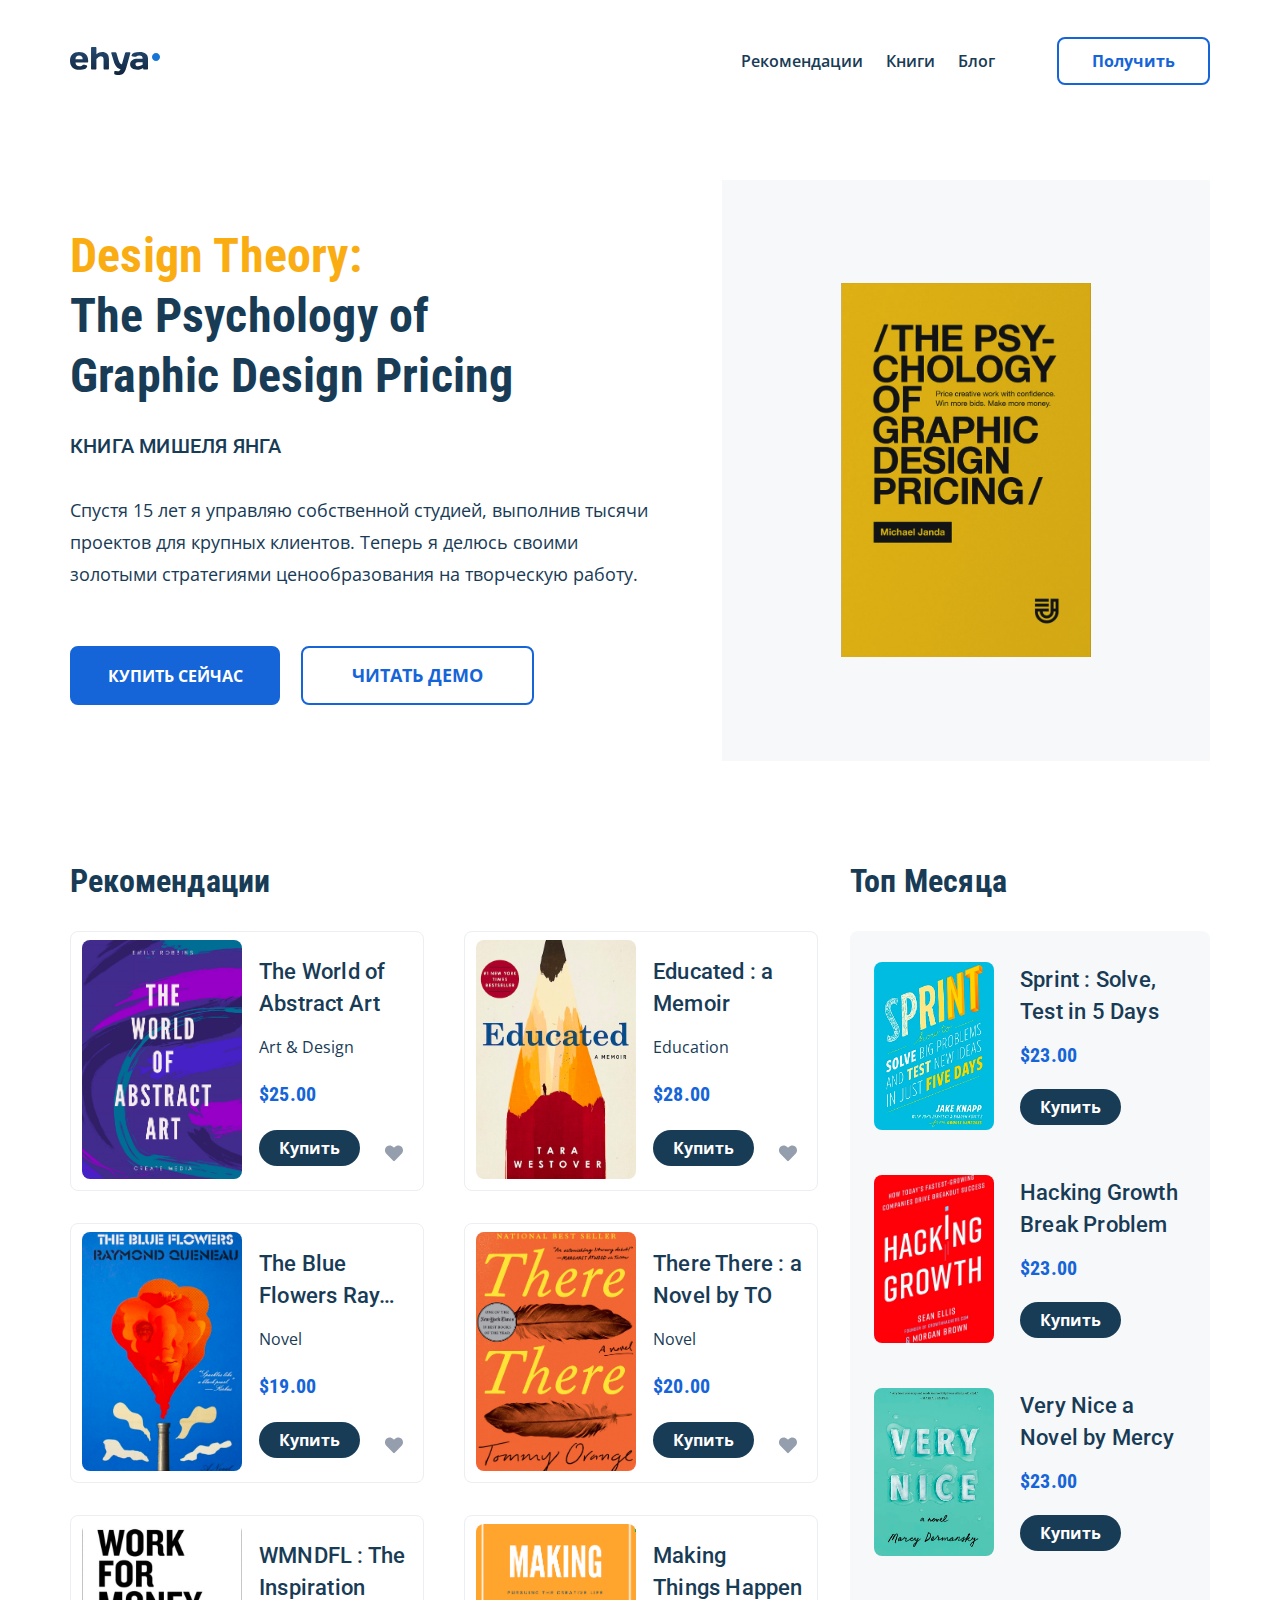
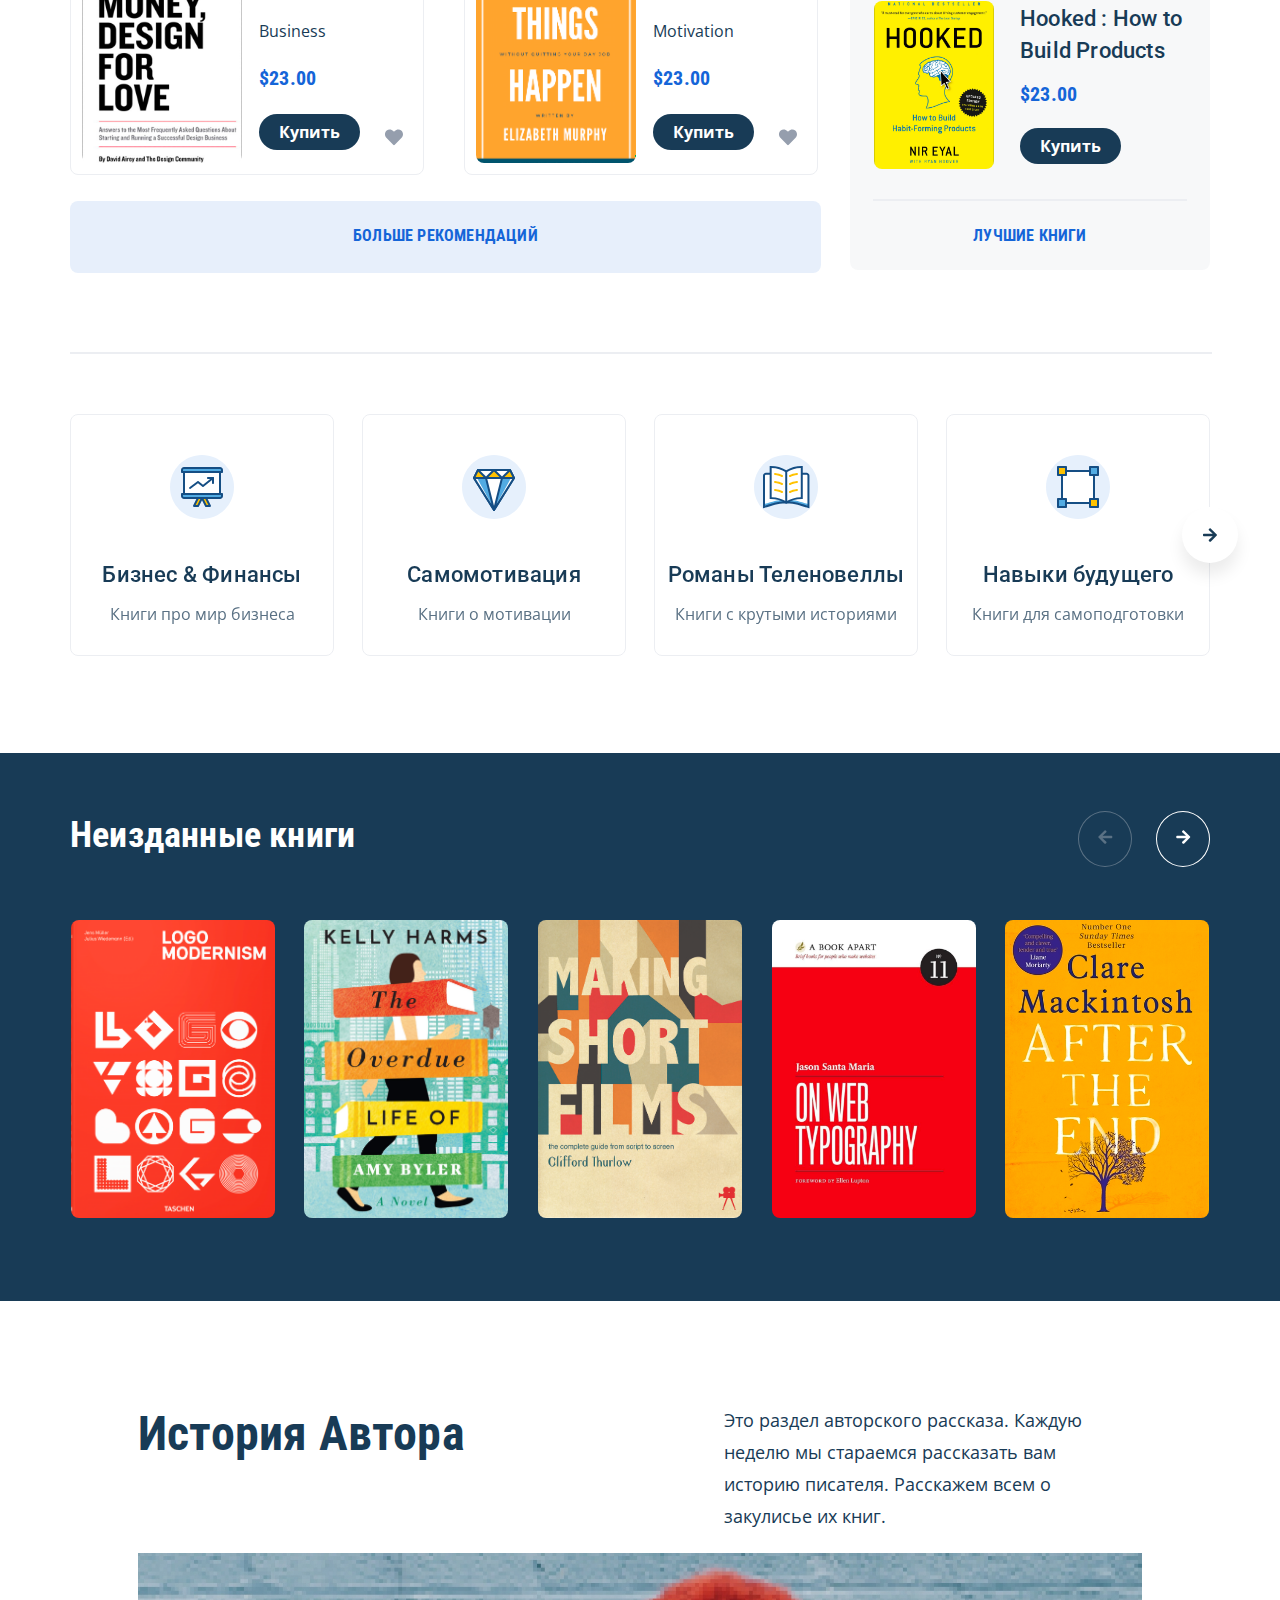
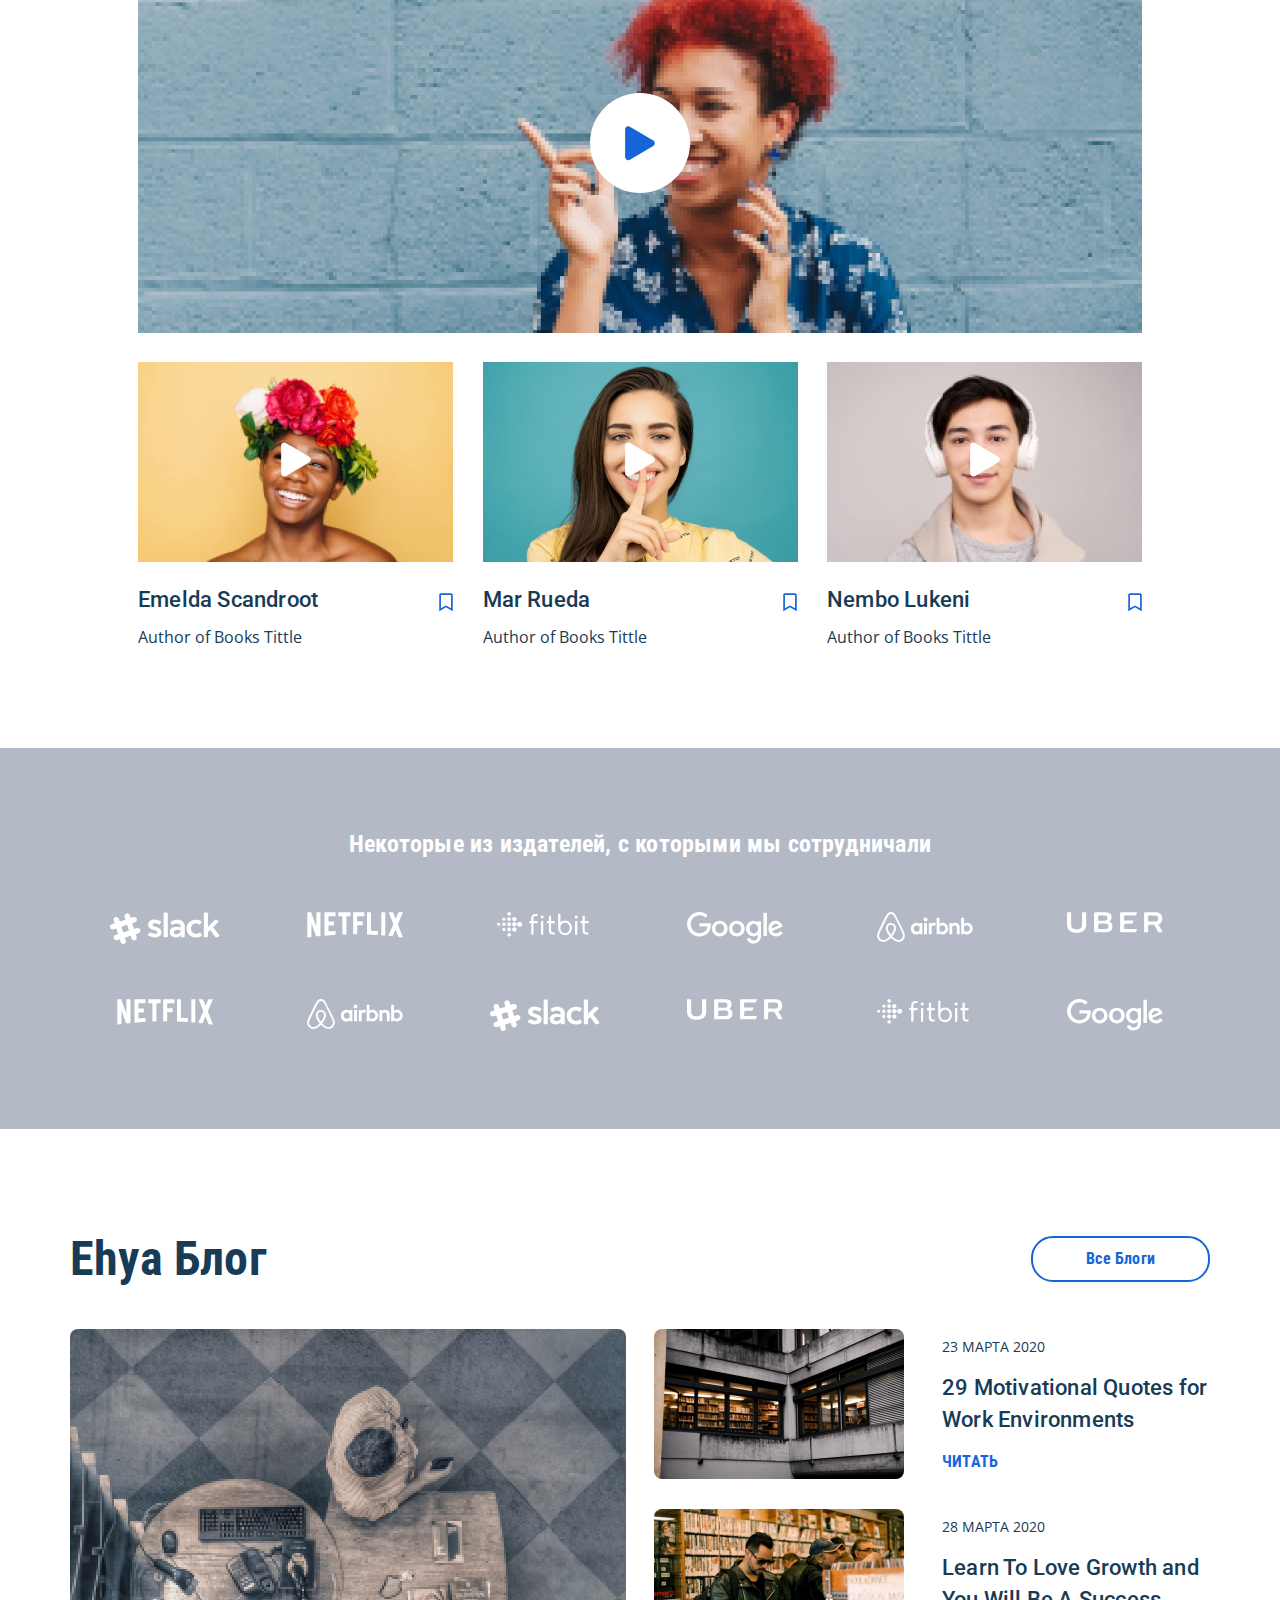
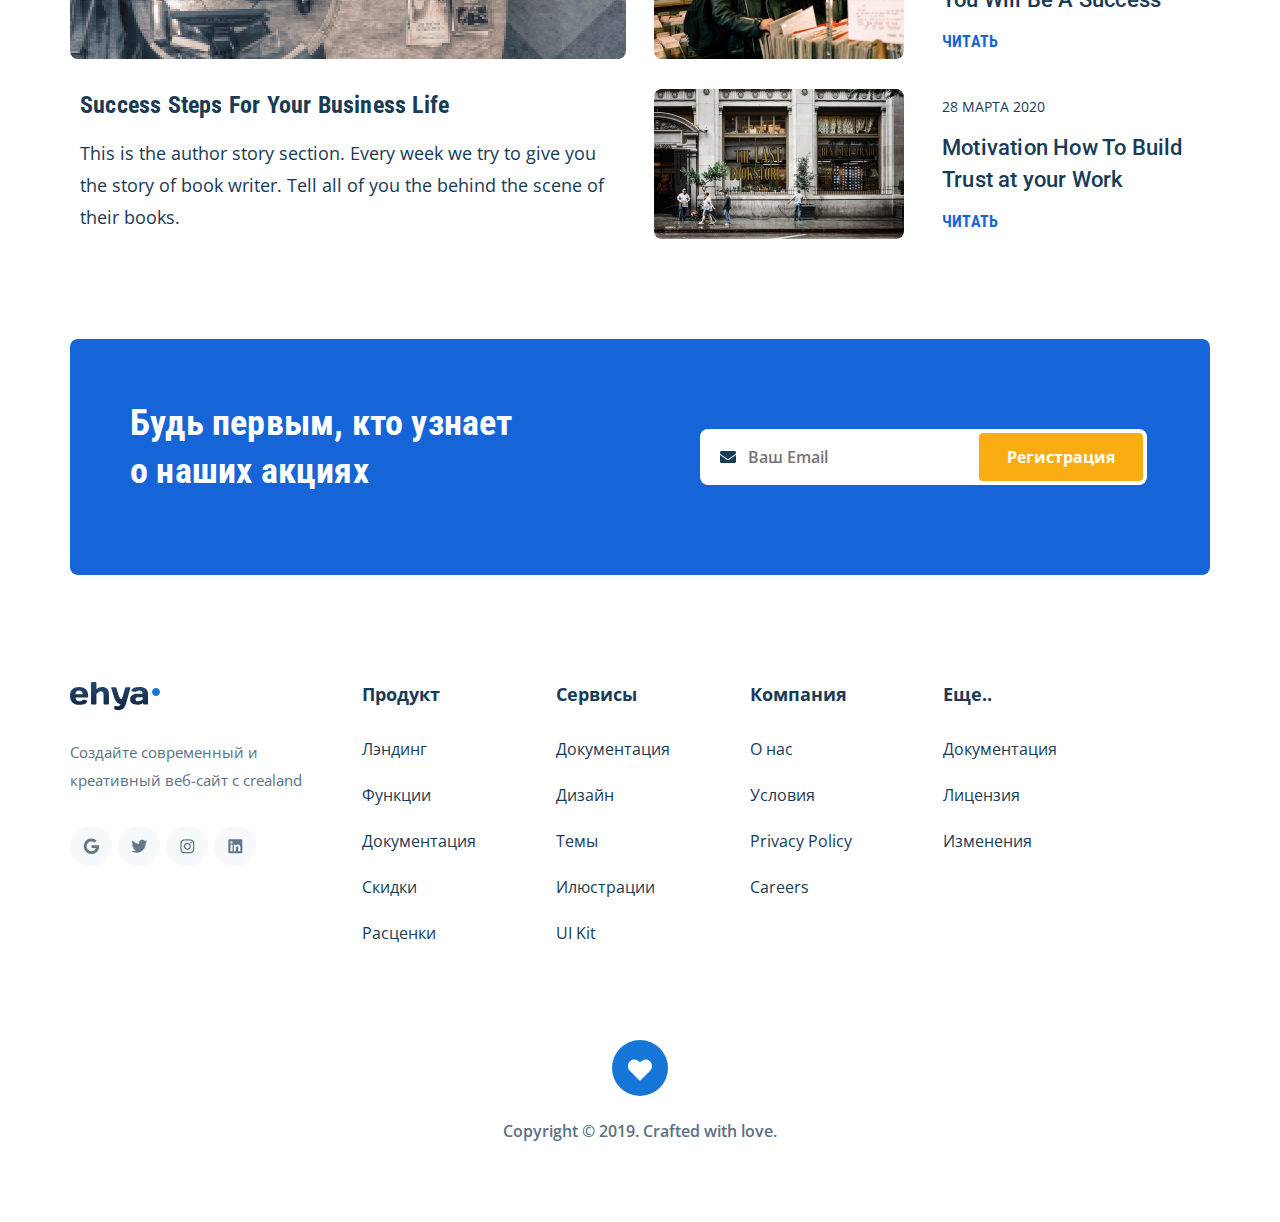
<file: index.html>
<!DOCTYPE html>
<html lang="ru">
  <head>
    <meta charset="UTF-8" />
    <meta http-equiv="X-UA-Compatible" content="IE=edge" />
    <meta name="viewport" content="width=device-width, initial-scale=1.0" />
    <title>Ehya</title>
    <link rel="shortcut icon" href="/favicon.ico" type="image/x-icon">
    <link rel="icon" href="favicon.ico" type="image/x-icon">
    <link rel="preconnect" href="https://fonts.gstatic.com" />
    <link
      href="https://fonts.googleapis.com/css2?family=Open+Sans:wght@400;600;700&family=Roboto+Condensed:wght@700&family=Roboto:wght@400;500&display=swap"
      rel="stylesheet"
    />
    <link rel="stylesheet" href="./assets/css/jquery.fancybox.min.css" />
    <link rel="stylesheet" href="./assets/css/aos.css" />
    <link rel="stylesheet" href="./assets/css/style.css" />
    <script src="./assets/js/jquery-3.6.0.min.js" defer></script>
    <script src="./assets/js/swiper-bundle.min.js" defer></script>
    <script src="./assets/js/jquery.fancybox.min.js" defer></script>
    <script src="./assets/js/jquery.validate.min.js" defer></script>
    <script src="./assets/js/jquery.maskedinput.min.js" defer></script>
    <script src="./assets/js/main.js" defer></script>
  </head>
  <body>
    <header class="header header--mobile-fixed">
      <div class="container header__container">
        <img src="./assets/images/svg/logo.svg" alt="Логотип" class="logo" />
        <div class="navigation">
          <nav class="nav">
            <ul class="nav-list">
              <li class="nav-list__item">
                <a href="" class="nav-list__link">Рекомендации</a>
              </li>
              <li class="nav-list__item">
                <a href="" class="nav-list__link">Книги</a>
              </li>
              <li class="nav-list__item">
                <a href="" class="nav-list__link">Блог</a>
              </li>
              <li class="nav-list__item nav-list__item--desktop-hidden">
                <button class="button header__btn header__btn--mobile-visible" data-toggle="modal"
            data-href="#request-modal">
                  Получить
                </button>
              </li>
            </ul>
          </nav>
          <!-- /.nav -->
          <button
            class="button header__btn"
            data-toggle="modal"
            data-href="#request-modal"
          >
            Получить
          </button>
        </div>
        <!-- /.navigation -->
        <button class="menu-burger">
          <span class="menu-burger__line"></span>
          <span class="menu-burger__line"></span>
          <span class="menu-burger__line"></span>
        </button>
      </div>
      <!-- /.container -->
    </header>
    <!-- /.header -->
    <section class="hero">
      <div class="container hero__container">
        <div class="hero-info">
          <h1 class="hero-info__title">
            <span class="hero-info__title hero-info__title--orange"
              >Design Theory:<br
            /></span>
            The Psychology of Graphic Design Pricing
          </h1>
          <span class="hero-info__author">КНИГА МИШЕЛЯ ЯНГА</span>
          <p class="hero-info__description">
            Спустя 15 лет я управляю собственной студией, выполнив тысячи
            проектов для крупных клиентов. Теперь я делюсь своими золотыми
            стратегиями ценообразования на творческую работу.
          </p>
          <div class="hero-buttons">
            <a href="#!" class="button button-outline" data-toggle="modal"
            data-href="#request-modal">КУПИТЬ СЕЙЧАС</a>
            <button class="button button-primary">ЧИТАТЬ ДЕМО</button>
          </div>
          <!-- /.hero-buttons -->
        </div>
        <!-- /.hero-info -->
        <div class="hero-image">
          <img
            src="./assets/images/hero/hero-book.png"
            alt="Книга"
            class="hero-image__book"
          />
        </div>
        <!-- /.hero-image -->
      </div>
      <!-- /.container -->
    </section>
    <!-- /.hero -->
    <section class="goods">
      <div class="container goods__container">
        <div class="recommendation">
          <h2 class="goods__title">Рекомендации</h2>
          <div class="good">
            <div class="good-image">
              <img
                src="./assets/images/goods/the-world-of-abstract-art.png"
                alt="Книга"
                class="good-image__book"
              />
            </div>
            <!-- /.good-image -->
            <div class="good-info">
              <h3 class="good-info__title">The World of Abstract Art</h3>
              <span class="good-info__category">Art & Design</span>
              <span class="good-info__price">$25.00</span>
              <div class="good-buttons">
                <button class="button good-button">Купить</button>
                <button class="button good-info__btn">
                  <svg width="19" height="17">
                    <path
                      d="M17.242 1.465c-1.933-1.653-4.781-1.336-6.574.492L10 2.66l-.703-.703C7.539.129 4.657-.187 2.723 1.465.508 3.363.403 6.738 2.37 8.777l6.82 7.032c.422.457 1.16.457 1.582 0l6.82-7.032c1.97-2.039 1.864-5.414-.35-7.312z"
                    />
                  </svg>
                </button>
              </div>
              <!-- /.good-buttons -->
            </div>
            <!-- /.good-info -->
          </div>
          <!-- /.good -->
          <div class="good good--mobile-hidden">
            <div class="good-image">
              <img
                src="./assets/images/goods/Educated.png"
                alt="Книга"
                class="good-image__book"
              />
            </div>
            <!-- /.good-image -->
            <div class="good-info">
              <h3 class="good-info__title">Educated : a Memoir</h3>
              <span class="good-info__category">Education</span>
              <span class="good-info__price">$28.00</span>
              <div class="good-buttons">
                <button class="button good-button">Купить</button>
                <button class="button good-info__btn">
                  <svg width="19" height="17">
                    <path
                      d="M17.242 1.465c-1.933-1.653-4.781-1.336-6.574.492L10 2.66l-.703-.703C7.539.129 4.657-.187 2.723 1.465.508 3.363.403 6.738 2.37 8.777l6.82 7.032c.422.457 1.16.457 1.582 0l6.82-7.032c1.97-2.039 1.864-5.414-.35-7.312z"
                    />
                  </svg>
                </button>
              </div>
              <!-- /.good-buttons -->
            </div>
            <!-- /.good-info -->
          </div>
          <!-- /.good -->
          <div class="good good--mobile-hidden">
            <div class="good-image">
              <img
                src="./assets/images/goods/the-blue-flowers.png"
                alt="Книга"
                class="good-image__book"
              />
            </div>
            <!-- /.good-image -->
            <div class="good-info">
              <h3 class="good-info__title">The Blue Flowers Ray…</h3>
              <span class="good-info__category">Novel</span>
              <span class="good-info__price">$19.00</span>
              <div class="good-buttons">
                <button class="button good-button">Купить</button>
                <button class="button good-info__btn">
                  <svg width="19" height="17">
                    <path
                      d="M17.242 1.465c-1.933-1.653-4.781-1.336-6.574.492L10 2.66l-.703-.703C7.539.129 4.657-.187 2.723 1.465.508 3.363.403 6.738 2.37 8.777l6.82 7.032c.422.457 1.16.457 1.582 0l6.82-7.032c1.97-2.039 1.864-5.414-.35-7.312z"
                    />
                  </svg>
                </button>
              </div>
              <!-- /.good-buttons -->
            </div>
            <!-- /.good-info -->
          </div>
          <!-- /.good -->
          <div class="good good--mobile-hidden">
            <div class="good-image">
              <img
                src="./assets/images/goods/there-there.jpg"
                alt="Книга"
                class="good-image__book"
              />
            </div>
            <!-- /.good-image -->
            <div class="good-info">
              <h3 class="good-info__title">There There : a Novel by TO</h3>
              <span class="good-info__category">Novel</span>
              <span class="good-info__price">$20.00</span>
              <div class="good-buttons">
                <button class="button good-button">Купить</button>
                <button class="button good-info__btn">
                  <svg width="19" height="17">
                    <path
                      d="M17.242 1.465c-1.933-1.653-4.781-1.336-6.574.492L10 2.66l-.703-.703C7.539.129 4.657-.187 2.723 1.465.508 3.363.403 6.738 2.37 8.777l6.82 7.032c.422.457 1.16.457 1.582 0l6.82-7.032c1.97-2.039 1.864-5.414-.35-7.312z"
                    />
                  </svg>
                </button>
              </div>
              <!-- /.good-buttons -->
            </div>
            <!-- /.good-info -->
          </div>
          <!-- /.good -->
          <div class="good good--mobile-hidden">
            <div class="good-image">
              <img
                src="./assets/images/goods/work-for-money.png"
                alt="Книга"
                class="good-image__book"
              />
            </div>
            <!-- /.good-image -->
            <div class="good-info">
              <h3 class="good-info__title">WMNDFL : The Inspiration</h3>
              <span class="good-info__category">Business</span>
              <span class="good-info__price">$23.00</span>
              <div class="good-buttons">
                <button class="button good-button">Купить</button>
                <button class="button good-info__btn">
                  <svg width="19" height="17">
                    <path
                      d="M17.242 1.465c-1.933-1.653-4.781-1.336-6.574.492L10 2.66l-.703-.703C7.539.129 4.657-.187 2.723 1.465.508 3.363.403 6.738 2.37 8.777l6.82 7.032c.422.457 1.16.457 1.582 0l6.82-7.032c1.97-2.039 1.864-5.414-.35-7.312z"
                    />
                  </svg>
                </button>
              </div>
              <!-- /.good-buttons -->
            </div>
            <!-- /.good-info -->
          </div>
          <!-- /.good -->
          <div class="good good--mobile-hidden">
            <div class="good-image">
              <img
                src="./assets/images/goods/making-rhings-happen.png"
                alt="Книга"
                class="good-image__book"
              />
            </div>
            <!-- /.good-image -->
            <div class="good-info">
              <h3 class="good-info__title">Making Things&nbsp;Happen</h3>
              <span class="good-info__category">Motivation</span>
              <span class="good-info__price">$23.00</span>
              <div class="good-buttons">
                <button class="button good-button">Купить</button>
                <button class="button good-info__btn">
                  <svg width="19" height="17">
                    <path
                      d="M17.242 1.465c-1.933-1.653-4.781-1.336-6.574.492L10 2.66l-.703-.703C7.539.129 4.657-.187 2.723 1.465.508 3.363.403 6.738 2.37 8.777l6.82 7.032c.422.457 1.16.457 1.582 0l6.82-7.032c1.97-2.039 1.864-5.414-.35-7.312z"
                    />
                  </svg>
                </button>
              </div>
              <!-- /.good-buttons -->
            </div>
            <!-- /.good-info -->
          </div>
          <!-- /.good -->
          <button class="button recommendation__btn">
            Больше рекомендаций
          </button>
        </div>
        <!-- /.recommendation -->
        <div class="best">
          <h2 class="goods__title">Топ Месяца</h2>
          <div class="best-wrapper">
            <div class="best-good">
              <div class="best-image">
                <img
                  src="./assets/images/goods/sprint.png"
                  alt="Книга"
                  class="best-image__book"
                />
              </div>
              <!-- /.best-image -->
              <div class="best-info">
                <h3 class="best-info__title">Sprint : Solve, Test in 5 Days</h3>
                <span class="best-info__price">$23.00</span>
                <button class="button good-button">Купить</button>
              </div>
              <!-- /.best-info -->
            </div>
            <!-- /.best-good -->
            <div class="best-good">
              <div class="best-image">
                <img
                  src="./assets/images/goods/hacking-growth.png"
                  alt="Книга"
                  class="best-image__book"
                />
              </div>
              <!-- /.best-image -->
              <div class="best-info">
                <h3 class="best-info__title">
                  Hacking&nbsp;Growth Break Problem
                </h3>
                <span class="best-info__price">$23.00</span>
                <button class="button good-button">Купить</button>
              </div>
              <!-- /.best-info -->
            </div>
            <!-- /.best-good -->
            <div class="best-good">
              <div class="best-image">
                <img
                  src="./assets/images/goods/very-nice.png"
                  alt="Книга"
                  class="best-image__book"
                />
              </div>
              <!-- /.best-image -->
              <div class="best-info">
                <h3 class="best-info__title">Very Nice a Novel by Mercy</h3>
                <span class="best-info__price">$23.00</span>
                <button class="button good-button">Купить</button>
              </div>
              <!-- /.best-info -->
            </div>
            <!-- /.best-good -->
            <div class="best-good">
              <div class="best-image">
                <img
                  src="./assets/images/goods/hooked.jpg"
                  alt="Книга"
                  class="best-image__book"
                />
              </div>
              <!-- /.best-image -->
              <div class="best-info">
                <h3 class="best-info__title">Hooked : How to Build Products</h3>
                <span class="best-info__price">$23.00</span>
                <button class="button good-button">Купить</button>
              </div>
              <!-- /.best-info -->
            </div>
            <!-- /.best-good -->
            <hr class="best__line" />
            <a href="#!" class="best__link">Лучшие книги</a>
          </div>
          <!-- /.best-wrapper -->
        </div>
        <!-- /.best -->
      </div>
      <!-- /.container goods__container -->
    </section>
    <!-- /.goods -->
    <section class="categories">
      <div class="container categories__container">
        <hr class="categories__line" />
        <div class="categories-slider">
          <div class="swiper-container categories-slider__container">
            <div class="swiper-wrapper categories-slider__wrapper">
              <!-- Slides -->
              <div class="swiper-slide categories-slider__slide">
                <img
                  src="./assets/images/svg/category-icon-1.svg"
                  alt="Иконка категории"
                  class="categories-slider__img"
                />
                <h3 class="categories-slider__title">Бизнес & Финансы</h3>
                <span class="categories-slider__text"
                  >Книги про мир бизнеса</span
                >
              </div>
              <div class="swiper-slide categories-slider__slide">
                <img
                  src="./assets/images/svg/category-icon-2.svg"
                  alt="Иконка категории"
                  class="categories-slider__img"
                />
                <h3
                  class="
                    categories-slider__title categories-slider__title--mb-3
                  "
                >
                  Самомотивация
                </h3>
                <span class="categories-slider__text">Книги о мотивации</span>
              </div>
              <div class="swiper-slide categories-slider__slide">
                <img
                  src="./assets/images/svg/category-icon-3.svg"
                  alt="Иконка категории"
                  class="categories-slider__img"
                />
                <h3 class="categories-slider__title">Романы Теленовеллы</h3>
                <span class="categories-slider__text"
                  >Книги с крутыми историями</span
                >
              </div>
              <div class="swiper-slide categories-slider__slide">
                <img
                  src="./assets/images/svg/category-icon-4.svg"
                  alt="Иконка категории"
                  class="categories-slider__img"
                />
                <h3 class="categories-slider__title">Навыки будущего</h3>
                <span class="categories-slider__text"
                  >Книги для самоподготовки
                </span>
              </div>
              <div class="swiper-slide categories-slider__slide">
                <img
                  src="./assets/images/svg/category-icon-3.svg"
                  alt="Иконка категории"
                  class="categories-slider__img"
                />
                <h3 class="categories-slider__title">Романы Теленовеллы</h3>
                <span class="categories-slider__text"
                  >Книги с крутыми историями</span
                >
              </div>
              <div class="swiper-slide categories-slider__slide">
                <img
                  src="./assets/images/svg/category-icon-4.svg"
                  alt="Иконка категории"
                  class="categories-slider__img"
                />
                <h3 class="categories-slider__title">Навыки будущего</h3>
                <span class="categories-slider__text"
                  >Книги для самоподготовки
                </span>
              </div>
            </div>
            <!-- ./categoties-slider__wrapper -->
          </div>
          <!-- /.categories-slider__container -->
          <button
            class="categories-slider__btn categories-slider__btn--prev"
          ></button>
          <button
            class="categories-slider__btn categories-slider__btn--next"
          ></button>
        </div>
        <!-- /.categories-slider -->
      </div>
      <!-- /.container categories__container -->
    </section>
    <!-- /.categories -->
    <section class="books">
      <div class="container books__container">
        <div class="books-slider">
          <h2 class="books__title">Неизданные книги</h2>
          <div class="swiper-container books-slider__container">
            <div class="swiper-wrapper books-slider__wrapper">
              <!-- Slides -->
              <div class="swiper-slide books-slider__slide">
                <img
                  src="./assets/images/books/logo-modernism.png"
                  alt="Книга: Logo Modernism"
                  class="books-slider__img"
                />
              </div>
              <div class="swiper-slide books-slider__slide">
                <img
                  src="./assets/images/books/kelly-harms.jpg"
                  alt="Книга: The Overdue lide of Amy Beller"
                  class="books-slider__img"
                />
              </div>
              <div class="swiper-slide books-slider__slide">
                <img
                  src="./assets/images/books/making-short-films.jpg"
                  alt="Книга: Making short films"
                  class="books-slider__img"
                />
              </div>
              <div class="swiper-slide books-slider__slide">
                <img
                  src="./assets/images/books/on-web-typography.png"
                  alt="Книга: On Web Typography"
                  class="books-slider__img"
                />
              </div>
              <div class="swiper-slide books-slider__slide">
                <img
                  src="./assets/images/books/after-the-end.png"
                  alt="Книга: After The End"
                  class="books-slider__img"
                />
              </div>
              <div class="swiper-slide books-slider__slide">
                <img
                  src="./assets/images/books/logo-modernism.png"
                  alt="Книга: Logo Modernism"
                  class="books-slider__img"
                />
              </div>
              <div class="swiper-slide books-slider__slide">
                <img
                  src="./assets/images/books/kelly-harms.jpg"
                  alt="Книга: The Overdue lide of Amy Beller"
                  class="books-slider__img"
                />
              </div>
            </div>
            <!-- ./categoties-slider__wrapper -->
          </div>
          <!-- /.books-slider__container -->
          <button class="books-slider__btn books-slider__btn--prev">
            <svg class="books-slider__icon" width="15" height="14">
              <path
                d="M8.317 12.938c.312-.313.281-.782 0-1.094L4.536 8.25h9a.74.74 0 00.75-.75v-1a.76.76 0 00-.75-.75h-9l3.781-3.563c.281-.312.312-.78 0-1.093L7.629.406a.774.774 0 00-1.062 0L.504 6.5a.684.684 0 000 1.031l6.063 6.094c.281.281.75.281 1.062 0l.688-.688z"
              />
            </svg>
          </button>
          <button class="books-slider__btn books-slider__btn--next">
            <svg class="books-slider__icon" width="15" height="14">
              <path
                d="M6.223 1.094c-.312.312-.281.781 0 1.093l3.782 3.563h-8.97a.74.74 0 00-.75.75v1c0 .438.313.75.75.75h8.97l-3.782 3.594a.814.814 0 000 1.094l.688.687c.312.281.781.281 1.062 0l6.094-6.094c.281-.281.281-.75 0-1.062L7.973.406c-.281-.281-.75-.281-1.062 0l-.688.688z"
              />
            </svg>
          </button>
        </div>
        <!-- /.books-slider -->
      </div>
    </section>
    <!-- /.books -->
    <section class="story">
      <div class="container story__container">
        <h2 class="story__title">История Автора</h2>
        <p class="story__text">
          Это раздел авторского рассказа. Каждую неделю мы стараемся рассказать
          вам историю писателя. Расскажем всем о закулисье их книг.
        </p>
        <div class="story-content">
          <div class="story-content__main">
            <img
              src="./assets/images/story/video-bg-main.jpg"
              alt="Изображение для видео"
              class="story-content__main-img"
            />
            <a
              data-fancybox
              href="https://www.youtube.com/watch?v=_sI_Ps7JSEk"
              class="story-content__main-play"
            >
              <svg class="story-content__main-icon">
                <path
                  d="M28.281 14.527L4.906.715C2.98-.415.125.715.125 3.438v27.625c0 2.523 2.656 4.05 4.781 2.789l23.375-13.813c2.059-1.262 2.059-4.25 0-5.512z"
                /></svg
            ></a>
          </div>
          <!-- /.aithor-story-content__main -->
          <div class="story-content__item">
            <div class="story-content__item-video">
              <img
                src="./assets/images/story/video-bg-1.jpg"
                alt="Изображение для видео"
                class="story-content__item-img"
              />
              <a
                data-fancybox
                href="https://www.youtube.com/watch?v=_sI_Ps7JSEk"
                class="story-content__item-play"
              >
                <svg class="story-content__item-icon">
                  <path
                    d="M28.281 14.527L4.906.715C2.98-.415.125.715.125 3.438v27.625c0 2.523 2.656 4.05 4.781 2.789l23.375-13.813c2.059-1.262 2.059-4.25 0-5.512z"
                  /></svg
              ></a>
            </div>
            <!-- /.story-content__item-video -->
            <div class="story-content__item-info">
              <h3 class="story-content__item-title">Emelda Scandroot</h3>
              <span class="story-content__item-text"
                >Author of Books Tittle</span
              >
            </div>
            <!-- /.story-content__item-info -->
            <button class="button story-content__btn">
              <svg class="story-content__icon">
                <path
                  d="M12.063.25H1.937C.989.25.25 1.023.25 1.938V18.25L7 14.312l6.75 3.938V1.937c0-.914-.773-1.687-1.688-1.687zm0 15.082L7 12.379l-5.063 2.953V2.148c0-.105.07-.21.211-.21h9.704c.105 0 .21.105.21.21v13.184z"
                />
              </svg>
            </button>
          </div>
          <!-- /.story-content__item -->
          <div class="story-content__item">
            <div class="story-content__item-video">
              <img
                src="./assets/images/story/video-bg-2.jpg"
                alt="Изображение для видео"
                class="story-content__item-img"
              />
              <a
                data-fancybox
                href="https://www.youtube.com/watch?v=_sI_Ps7JSEk"
                class="story-content__item-play"
              >
                <svg class="story-content__item-icon">
                  <path
                    d="M28.281 14.527L4.906.715C2.98-.415.125.715.125 3.438v27.625c0 2.523 2.656 4.05 4.781 2.789l23.375-13.813c2.059-1.262 2.059-4.25 0-5.512z"
                  /></svg
              ></a>
            </div>
            <!-- /.story-content__item-video -->
            <div class="story-content__item-info">
              <h3 class="story-content__item-title">Mar Rueda</h3>
              <span class="story-content__item-text"
                >Author of Books Tittle</span
              >
            </div>
            <!-- /.story-content__item-info -->
            <button class="button story-content__btn">
              <svg class="story-content__icon">
                <path
                  d="M12.063.25H1.937C.989.25.25 1.023.25 1.938V18.25L7 14.312l6.75 3.938V1.937c0-.914-.773-1.687-1.688-1.687zm0 15.082L7 12.379l-5.063 2.953V2.148c0-.105.07-.21.211-.21h9.704c.105 0 .21.105.21.21v13.184z"
                />
              </svg>
            </button>
          </div>
          <!-- /.story-content__item -->
          <div class="story-content__item story-content__item--mobile-hidden">
            <div class="story-content__item-video">
              <img
                src="./assets/images/story/video-bg-3.jpg"
                alt="Изображение для видео"
                class="story-content__item-img"
              />
              <a
                data-fancybox
                href="https://www.youtube.com/watch?v=_sI_Ps7JSEk"
                class="story-content__item-play"
              >
                <svg class="story-content__item-icon">
                  <path
                    d="M28.281 14.527L4.906.715C2.98-.415.125.715.125 3.438v27.625c0 2.523 2.656 4.05 4.781 2.789l23.375-13.813c2.059-1.262 2.059-4.25 0-5.512z"
                  /></svg
              ></a>
            </div>
            <!-- /.story-content__item-video -->
            <div class="story-content__item-info">
              <h3 class="story-content__item-title">Nembo Lukeni</h3>
              <span class="story-content__item-text"
                >Author of Books Tittle</span
              >
            </div>
            <!-- /.story-content__item-info -->
            <button class="button story-content__btn">
              <svg class="story-content__icon">
                <path
                  d="M12.063.25H1.937C.989.25.25 1.023.25 1.938V18.25L7 14.312l6.75 3.938V1.937c0-.914-.773-1.687-1.688-1.687zm0 15.082L7 12.379l-5.063 2.953V2.148c0-.105.07-.21.211-.21h9.704c.105 0 .21.105.21.21v13.184z"
                />
              </svg>
            </button>
          </div>
          <!-- /.story-content__item -->
        </div>
        <!-- /.story-content -->
      </div>
      <!-- /.container story__container -->
    </section>
    <!-- /.story -->
    <section class="partners">
      <div class="container partners__container">
        <h3 class="partners__title">
          Некоторые из издателей, с которыми мы сотрудничали
        </h3>
        <ul class="partners-list">
          <li class="partners-list__item partners-list__item-1">
            <a href="#!" class="partners-list__link">
              <svg class="partners-list__icon" width="110" height="32">
                <path
                  d="M19.701 3.2c-.437-1.435-1.97-2.207-3.393-1.766-1.422.442-2.189 1.987-1.75 3.421l7.004 21.738c.493 1.324 1.916 2.097 3.284 1.71 1.423-.441 2.298-1.93 1.86-3.365 0-.055-7.005-21.738-7.005-21.738zM8.866 6.786c-.438-1.434-1.97-2.207-3.393-1.765-1.423.441-2.19 1.986-1.752 3.42l7.005 21.738c.493 1.324 1.916 2.097 3.284 1.71 1.423-.44 2.298-1.93 1.86-3.365 0-.055-7.004-21.738-7.004-21.738z"
                />
                <path
                  d="M28.567 21.241c1.423-.441 2.19-1.986 1.751-3.42-.437-1.435-1.97-2.207-3.393-1.766L5.308 23.062c-1.313.497-2.08 1.931-1.696 3.31.438 1.435 1.915 2.318 3.338 1.876.11 0 21.617-7.007 21.617-7.007z"
                />
                <path
                  d="M9.796 27.366a179.933 179.933 0 005.144-1.71 183.86 183.86 0 00-1.696-5.187l-5.145 1.71 1.697 5.187zM20.687 23.78c1.97-.663 3.776-1.215 5.144-1.711a183.86 183.86 0 00-1.697-5.186l-5.144 1.71 1.697 5.186zM25.01 10.262c1.423-.441 2.189-1.986 1.751-3.42-.438-1.435-1.97-2.208-3.393-1.766L1.806 12.138c-1.313.496-2.08 1.93-1.697 3.31.438 1.49 1.916 2.373 3.339 1.876.054 0 21.562-7.062 21.562-7.062z"
                />
                <path
                  d="M6.293 16.386a180.335 180.335 0 005.145-1.71c-.657-1.986-1.204-3.807-1.697-5.186L4.597 11.2l1.696 5.186zM17.13 12.855c1.97-.662 3.775-1.214 5.144-1.71-.657-1.986-1.204-3.807-1.697-5.186l-5.144 1.71 1.696 5.186zM50.403 8.938c.93.441 1.04.717.274 2.152-.767 1.49-.93 1.544-1.916 1.158-1.204-.496-2.681-.882-3.667-.882-1.587 0-2.626.551-2.626 1.434 0 2.869 9.139 1.324 9.139 7.503 0 3.09-2.627 5.131-6.567 5.131-2.08 0-4.652-.717-6.403-1.6-.876-.44-.93-.717-.164-2.206.656-1.27.875-1.435 1.806-1.049 1.532.662 3.393 1.159 4.706 1.159 1.478 0 2.408-.607 2.408-1.49 0-2.814-9.303-1.49-9.303-7.448 0-3.145 2.626-5.297 6.512-5.297 1.86.166 4.214.718 5.801 1.435zM57.791 1.655v22.952c0 .33-.383.717-.876.717h-2.407c-.548 0-.876-.386-.876-.717V1.655c0-1.158.328-1.214 2.08-1.214 1.97-.055 2.079.11 2.079 1.214z"
                />
                <path
                  fill-rule="evenodd"
                  clip-rule="evenodd"
                  d="M74.756 24.386V14.51c0-4.303-2.9-6.841-7.497-6.841-2.08 0-4.378.662-6.02 1.765-.876.552-.876.828 0 2.207.93 1.38 1.094 1.435 1.97.938 1.094-.662 2.463-1.103 3.612-1.103 2.408 0 3.83 1.103 3.83 2.924v1.159c-1.148-.497-2.571-.773-4.104-.773-4.104 0-6.786 2.207-6.786 5.517 0 3.09 2.408 5.187 5.965 5.187 1.861 0 3.722-.773 4.98-2.207l-.054 1.048c-.055.552.328.938.875.938h2.354c.492 0 .875-.331.875-.883zM66.22 22.18c-1.478 0-2.463-.772-2.463-1.93 0-1.435 1.478-2.539 3.667-2.539 1.04 0 2.244.166 3.174.552v1.545c-.93 1.49-2.572 2.372-4.378 2.372z"
                />
                <path
                  d="M91.01 8.993c.876.497.876.773-.055 2.262-.875 1.38-1.04 1.49-2.025.993-.711-.386-1.915-.717-2.845-.717-3.01 0-4.98 1.986-4.98 5.02 0 3.146 1.97 5.242 4.98 5.242 1.04 0 2.353-.386 3.174-.883.875-.496 1.04-.496 1.97.883.82 1.27.82 1.545.055 2.097-1.314.938-3.448 1.655-5.309 1.655-5.527 0-9.249-3.586-9.249-8.938s3.722-8.883 9.304-8.883c1.751-.055 3.721.497 4.98 1.27zM109.124 23.117c.712.883.438 1.214-1.313 1.821-1.751.662-2.025.607-2.627-.22l-4.98-6.677-2.244 2.152v4.359c0 .33-.383.717-.875.717h-2.408c-.548 0-.876-.386-.876-.717V1.655c0-1.158.328-1.214 2.08-1.214 2.024 0 2.08.166 2.08 1.214v13.02l6.785-6.565c.766-.717 1.149-.662 2.518.221 1.477.938 1.587 1.214.875 1.931l-5.035 4.966 6.02 7.89z"
                />
              </svg>
            </a>
          </li>
          <li class="partners-list__item partners-list__item-2">
            <a href="#!" class="partners-list__link">
              <svg class="partners-list__icon" width="96" height="26">
                <path
                  fill-rule="evenodd"
                  clip-rule="evenodd"
                  d="M10.76 24.35c-.553.056-1.114.114-1.688.184l-4.608-13.33v13.898c-1.44.142-2.736.33-4.128.567V.19h3.84l5.232 14.466V.189h4.08v23.826c-.902.148-1.803.24-2.728.335zM24.292 9.5a119.19 119.19 0 012.588-.045v3.97c-1.776 0-3.888 0-5.424.095v5.91c.748-.046 1.5-.096 2.257-.146 1.622-.107 3.258-.216 4.895-.28v3.829l-11.184.85V.19h11.184V4.16h-7.152v5.39c.81 0 1.835-.026 2.835-.05zm15.116-5.293h4.176s0-4.018.048-4.018H31.2v4.018h4.176V22.55c1.296-.047 2.688-.047 4.032-.047V4.207zM50.16 9.265h5.52v3.971h-5.52v9.03h-3.984V.188h11.28V4.16H50.16v5.105zm18.058 9.692a112.27 112.27 0 00-4.186-.19V.19H60v22.313c3.696.094 7.296.283 10.896.52v-3.924c-.886-.037-1.78-.089-2.678-.14zm7.448 4.436c.865.051 1.744.103 2.622.196V.19h-3.984v23.116c.449.033.904.06 1.362.088zm15.15-11.102L95.952.189h-4.464l-2.832 6.666-2.64-6.666h-4.32L86.4 12.15l-5.184 11.63c.576.075 1.152.135 1.728.196.864.09 1.728.181 2.592.323l2.976-6.76 2.88 7.375c.538.082 1.07.171 1.6.26.984.163 1.962.326 2.96.449L90.816 12.29z"
                />
              </svg>
            </a>
          </li>
          <li class="partners-list__item partners-list__item-3">
            <a href="#!" class="partners-list__link">
              <svg class="partners-list__icon" width="96" height="25">
                <path
                  fill-rule="evenodd"
                  clip-rule="evenodd"
                  d="M14.016 1.84c0 .99-.864 1.84-1.872 1.84s-1.872-.85-1.872-1.84c0-.99.864-1.84 1.872-1.84s1.872.85 1.872 1.84zm-1.872 3.349c-1.104 0-1.968.849-1.968 1.934s.864 1.934 1.968 1.934 1.968-.85 1.968-1.934c0-1.132-.864-1.934-1.968-1.934zm-2.016 7.122c0-1.085.912-1.98 2.016-1.98s2.064.895 2.016 1.98c0 1.085-.912 1.982-2.016 1.982s-2.016-.897-2.016-1.982zm2.016 3.255c-1.104 0-1.968.85-1.968 1.934 0 1.085.864 1.934 1.968 1.934s1.968-.85 1.968-1.934c0-1.038-.864-1.934-1.968-1.934zm-1.872 7.17c0-.99.864-1.84 1.872-1.84 1.056 0 1.872.85 1.872 1.84 0 .99-.864 1.84-1.872 1.84s-1.872-.85-1.872-1.84zm7.056-17.783c-1.2 0-2.208.99-2.208 2.17 0 1.179 1.008 2.17 2.208 2.17 1.2 0 2.208-.991 2.208-2.17 0-1.18-1.008-2.17-2.208-2.17zm-2.304 7.405c0-1.273 1.056-2.264 2.304-2.264 1.248 0 2.304.99 2.304 2.264 0 1.274-1.056 2.265-2.304 2.265-1.296 0-2.304-1.038-2.304-2.264zm2.304 2.972c-1.2 0-2.208.99-2.208 2.17s1.008 2.17 2.208 2.17c1.2 0 2.208-.99 2.208-2.17s-1.008-2.17-2.208-2.17zm2.784-3.019c0-1.415 1.2-2.5 2.544-2.5s2.448 1.085 2.544 2.5c0 1.415-1.104 2.5-2.544 2.5s-2.544-1.179-2.544-2.5zm-13.2-6.886c-.912 0-1.68.754-1.68 1.65 0 .897.768 1.651 1.68 1.651.912 0 1.68-.754 1.68-1.65 0-.897-.72-1.651-1.68-1.651zM5.136 12.31c0-.99.768-1.745 1.776-1.745s1.776.755 1.776 1.745c0 .99-.768 1.746-1.776 1.746s-1.776-.755-1.776-1.746zm1.776 3.49c-.912 0-1.68.756-1.68 1.652 0 .896.768 1.65 1.68 1.65.912 0 1.68-.754 1.68-1.65 0-.896-.72-1.651-1.68-1.651zM.144 12.359c0-.849.672-1.509 1.536-1.509s1.536.66 1.536 1.51c0 .848-.672 1.509-1.536 1.509s-1.536-.66-1.536-1.51z"
                />
                <path
                  d="M44.304 9.104c-.192 0-.336.189-.336.33V22.5c0 .189.192.33.336.33h1.584c.192 0 .336-.188.336-.33V9.434c0-.189-.192-.33-.336-.33h-1.584zM45.168 3.585c-.864 0-1.536.66-1.536 1.51 0 .848.672 1.509 1.536 1.509s1.536-.66 1.536-1.51c0-.849-.72-1.509-1.536-1.509zM78.384 9.104c-.192 0-.336.189-.336.33V22.5c0 .189.192.33.336.33h1.584c.192 0 .336-.188.336-.33V9.434c0-.189-.192-.33-.336-.33h-1.584zM79.152 3.585c-.864 0-1.536.66-1.536 1.51 0 .848.672 1.509 1.536 1.509s1.536-.66 1.536-1.51c0-.849-.672-1.509-1.536-1.509z"
                />
                <path
                  fill-rule="evenodd"
                  clip-rule="evenodd"
                  d="M95.359 21.4a.3.3 0 01-.093.157c0 .094-.1.188-.3.141l.077.088a.078.078 0 01-.027.007h-.15l.35.424h.2l-.373-.43a.512.512 0 00.057-.03c.049-.026.107-.059.166-.059.1 0 .1-.094.1-.189 0-.038 0-.077-.007-.11zm-.693.393v-.566h.35c.1 0 .2 0 .25.094.059 0 .083.033.093.079.007-.032.007-.06.007-.08v-.093s0-.095-.1-.095c0 0-.1-.094-.2-.094h-.65v1.18h.2v-.425h.05z"
                  fill="#8C98A4"
                />
                <path
                  fill-rule="evenodd"
                  clip-rule="evenodd"
                  d="M93.792 21.65c0-.565.528-1.084 1.104-1.084.624 0 1.104.472 1.104 1.085 0 .566-.528 1.085-1.104 1.085-.576 0-1.104-.519-1.104-1.085zm.096 0c0 .567.432.992 1.008.992.528 0 1.008-.425 1.008-.991 0-.566-.432-.99-1.008-.99-.576 0-1.008.424-1.008.99z"
                  fill="#8C98A4"
                />
                <path
                  d="M57.504 11.226c.192 0 .336-.188.336-.33V9.34c0-.189-.192-.33-.336-.33h-3.408v-5c0-.19-.192-.33-.336-.33h-1.584c-.192 0-.336.188-.336.33v5h-1.68c-.192 0-.336.188-.336.33v1.556c0 .189.192.33.336.33h1.68v7.548c0 2.311 1.584 3.82 3.888 3.82h1.68c.192 0 .336-.188.336-.33v-1.556c0-.19-.192-.33-.336-.33h-1.44c-1.104 0-1.872-.755-1.872-1.934v-7.265h3.408v.047zM91.2 11.226c.192 0 .336-.188.336-.33V9.34c0-.189-.192-.33-.336-.33h-3.408v-5c0-.19-.192-.33-.336-.33h-1.584c-.192 0-.336.188-.336.33v5h-1.68c-.192 0-.336.188-.336.33v1.556c0 .189.192.33.336.33h1.68v7.548c0 2.311 1.584 3.82 3.888 3.82h1.68c.192 0 .336-.188.336-.33v-1.556c0-.19-.192-.33-.336-.33h-1.536c-1.104 0-1.872-.755-1.872-1.934v-7.265h3.456l.048.047zM34.224 11.226v11.132c0 .19.192.33.336.33h1.584c.192 0 .336-.188.336-.33V11.226h3.744c.192 0 .336-.188.336-.33V9.34c0-.189-.192-.33-.336-.33H36.48V6.084c0-1.18.864-1.981 1.872-1.981h1.872c.192 0 .336-.189.336-.33V2.217c0-.189-.192-.33-.336-.33h-1.776c-2.352 0-4.224 1.934-4.224 4.15V9.01h-1.68c-.192 0-.336.19-.336.33v1.557c0 .189.192.33.336.33h1.68z"
                />
                <path
                  fill-rule="evenodd"
                  clip-rule="evenodd"
                  d="M68.112 8.585c1.872 0 3.648.755 4.896 2.075 1.248 1.321 1.92 3.16 1.92 5.19 0 5.046-3.504 7.31-6.864 7.31-3.408 0-6.864-2.217-6.864-7.31V2.122c0-.142.144-.33.336-.33h1.584c.144 0 .336.141.336.33v8.302c1.104-1.085 2.88-1.84 4.656-1.84zm-4.704 7.311c0 2.5 1.248 5.142 4.656 5.142 3.408 0 4.608-2.642 4.656-5.142 0-3.019-1.872-5.094-4.656-5.094s-4.656 2.028-4.656 5.094z"
                />
              </svg>
            </a>
          </li>
          <li class="partners-list__item partners-list__item-4">
            <a href="#!" class="partners-list__link">
              <svg class="partners-list__icon" width="96" height="32">
                <path
                  d="M23.627 11.126H12.435v3.3h7.959c-.398 4.65-4.278 6.7-7.909 6.7-4.676 0-8.754-3.7-8.754-8.85 0-5.05 3.88-8.95 8.754-8.95 3.78 0 5.969 2.4 5.969 2.4l2.288-2.4s-2.985-3.3-8.406-3.3C5.422-.024.099 5.826.099 12.176c0 6.2 5.024 12.25 12.436 12.25 6.516 0 11.29-4.45 11.29-11.1 0-1.4-.198-2.2-.198-2.2z"
                />
                <path
                  fill-rule="evenodd"
                  clip-rule="evenodd"
                  d="M24.87 16.476c0-4.2 3.283-7.8 7.86-7.8 3.78 0 7.859 2.7 7.908 7.9 0 4.6-3.481 7.85-7.809 7.85-4.775 0-7.959-3.65-7.959-7.95zm12.287.1c0-2.9-2.14-4.75-4.378-4.75-2.537 0-4.476 2-4.427 4.7 0 2.8 1.94 4.8 4.427 4.8 2.288 0 4.377-1.85 4.377-4.75zM41.981 16.476c0-4.2 3.283-7.8 7.86-7.8 3.78 0 7.858 2.7 7.908 7.9 0 4.6-3.482 7.85-7.81 7.85-4.774 0-7.958-3.65-7.958-7.95zm12.286.1c0-2.9-2.139-4.75-4.377-4.75-2.537 0-4.477 2-4.427 4.7 0 2.8 1.94 4.8 4.427 4.8 2.288 0 4.377-1.85 4.377-4.75zM59.092 16.576c0-4.15 3.283-7.85 7.511-7.85 1.84 0 3.233.7 4.129 1.8v-1.35h3.282v14.15c0 5.55-3.183 8.2-7.361 8.2-3.83 0-5.97-2.35-7.014-4.6l3.035-1.25c.447 1 1.641 2.8 4.029 2.8 2.487 0 4.128-1.65 4.128-4.35v-1.55c-.945 1.05-2.089 1.9-4.327 1.9-3.582 0-7.412-3.2-7.412-7.9zm11.988.05c0-3-2.14-4.8-4.178-4.8-2.19 0-4.328 1.75-4.378 4.85 0 2.85 2.09 4.7 4.328 4.7 2.139 0 4.228-1.65 4.228-4.75zM81.426 16.526c0-4.7 3.332-7.85 7.312-7.85 3.084 0 5.422 2.1 6.466 4.5l.547 1.3-10.495 4.4c.647 1.2 1.641 2.4 3.83 2.4 1.94 0 3.134-1.05 3.83-2.15l2.736 1.85c-1.194 1.6-3.283 3.45-6.566 3.45-3.93 0-7.66-2.95-7.66-7.9zm10.346-3.1c-.497-.95-1.492-1.7-2.935-1.7-2.238 0-4.427 2.35-4.029 4.65l6.964-2.95z"
                />
                <path d="M76.452 23.976h3.432V.776h-3.432v23.2z" />
              </svg>
            </a>
          </li>
          <li class="partners-list__item partners-list__item-5">
            <a href="#!" class="partners-list__link">
              <svg class="partners-list__icon" width="96" height="30">
                <path
                  fill-rule="evenodd"
                  clip-rule="evenodd"
                  d="M27.415 21.238a6.21 6.21 0 01.382 3.19c-.334 2.191-1.767 4.096-3.869 4.953-.764.333-1.576.476-2.436.476-.238 0-.525 0-.764-.047-1.003-.096-2.006-.43-3.009-1-1.194-.667-2.388-1.667-3.725-3.096-1.337 1.429-2.484 2.429-3.725 3.096-1.003.57-2.006.857-3.01 1-.119 0-.25.011-.381.023-.132.012-.263.024-.382.024-.86 0-1.672-.143-2.436-.476-2.054-.857-3.582-2.714-3.917-4.953-.143-1.095 0-2.142.382-3.19.144-.428.287-.762.43-1.095.239-.524.478-1.048.669-1.524l.048-.048c2.101-4.476 4.298-9 6.59-13.476l.096-.19c.239-.429.478-.905.717-1.381l.193-.307c.273-.435.558-.89.905-1.312 1.003-1.143 2.34-1.81 3.821-1.81 1.433 0 2.818.667 3.773 1.857.478.524.812 1.096 1.099 1.62.239.476.477.952.716 1.38l.096.19c2.34 4.477 4.537 9 6.59 13.477h.048c.191.476.43 1 .669 1.524.143.333.287.714.43 1.095zM50.484 7.571c0 1.096-.86 1.953-1.959 1.953a1.934 1.934 0 01-1.958-1.953c0-1.095.86-1.952 1.958-1.952 1.147.048 1.959.905 1.959 1.952zm-7.977 3.905v.476s-.907-1.19-2.913-1.19c-3.248 0-5.78 2.476-5.78 5.905 0 3.38 2.532 5.904 5.78 5.904 2.006 0 2.913-1.238 2.913-1.238v.524c0 .238.192.429.43.429h2.436V11.048h-2.436c-.286 0-.43.19-.43.428zm-2.435 8.381c1.098 0 2.006-.571 2.435-1.238v-4c-.43-.619-1.385-1.238-2.435-1.238-1.91 0-3.391 1.19-3.391 3.238s1.48 3.238 3.39 3.238zm9.886-8.81v11.191h-2.865v-11.19h2.865zm37.063.905s.955-1.19 2.913-1.19c3.248 0 5.78 2.476 5.78 5.857 0 3.381-2.532 5.905-5.78 5.905-2.006 0-2.913-1.238-2.913-1.238v.523a.427.427 0 01-.43.43h-2.436V5.666h2.866v6.285zm2.436 7.857a2.994 2.994 0 01-2.436-1.238v-4c.43-.619 1.385-1.238 2.436-1.238 1.91 0 3.39 1.19 3.39 3.238s-1.48 3.238-3.39 3.238zm-6.782 2.477v-6.667c0-1.905-.382-2.952-1.338-3.762-.86-.714-1.91-1.095-3.152-1.095-1.098 0-2.197.333-3.057 1.19v-.476a.427.427 0 00-.43-.428h-2.292v11.238h2.866v-7.81c.573-.667 1.48-1.095 2.34-1.095 1.576 0 2.197.714 2.197 2.571v6.334h2.866zM65.433 10.762c-1.958 0-2.914 1.19-2.914 1.19V5.667h-2.865v16.571h2.435c.24 0 .43-.19.43-.428v-.524s.908 1.238 2.914 1.238c3.248 0 5.779-2.524 5.779-5.905.048-3.38-2.484-5.857-5.78-5.857zm-2.914 7.81a2.994 2.994 0 002.436 1.238c1.91 0 3.391-1.191 3.391-3.239 0-2.047-1.48-3.238-3.39-3.238-1.052 0-2.007.62-2.437 1.238v4zm-5.301-7.81c.86 0 1.337.143 1.337.143v2.666s-2.388-.81-3.868.905v7.81H51.82V11.048h2.436c.239 0 .43.19.43.428v.476c.477-.619 1.623-1.19 2.53-1.19zm-43.272 12c-1.624-2.048-2.674-3.953-3.009-5.524-.143-.667-.19-1.286-.095-1.81.047-.476.239-.904.477-1.238a3.192 3.192 0 012.627-1.333c1.099 0 2.102.476 2.627 1.334.239.38.43.761.478 1.237.095.524.048 1.143-.096 1.81-.334 1.572-1.385 3.476-3.009 5.524zm9.218 4.905a4.288 4.288 0 002.723-3.477c.095-.81 0-1.523-.144-2.285a6.567 6.567 0 00-.19-.48c-.06-.143-.126-.298-.192-.473-.12-.238-.227-.488-.334-.738-.108-.25-.215-.5-.335-.738v-.047A344.693 344.693 0 0018.15 6.047l-.095-.19a36.778 36.778 0 00-.717-1.382c-.238-.476-.525-.952-.86-1.333a3.137 3.137 0 00-2.388-1.095c-.907 0-1.767.38-2.388 1.095a7.93 7.93 0 00-.86 1.333c-.238.476-.477.953-.716 1.381l-.095.19C7.69 10.478 5.493 15 3.439 19.43l-.048.047c-.239.476-.478 1-.669 1.476-.143.334-.286.667-.382.953a4.507 4.507 0 00-.286 2.333c.19 1.524 1.242 2.857 2.722 3.476.669.238 1.433.381 2.245.286a6.205 6.205 0 002.292-.762c1.051-.619 2.15-1.524 3.391-2.905-1.958-2.428-3.2-4.666-3.63-6.619-.238-.904-.286-1.762-.143-2.523.144-.763.382-1.43.812-2.048.908-1.286 2.484-2.095 4.203-2.095 1.72 0 3.296.761 4.203 2.095.43.619.669 1.285.812 2.047.096.762.048 1.62-.143 2.524-.478 1.953-1.672 4.143-3.63 6.572 1.242 1.38 2.293 2.285 3.391 2.904.812.429 1.529.667 2.293.762.812.096 1.576 0 2.292-.285z"
                />
              </svg>
            </a>
          </li>
          <li class="partners-list__item partners-list__item-6">
            <a href="#!" class="partners-list__link">
              <svg class="partners-list__icon" width="96" height="21">
                <path
                  d="M15.045.733v11.28c0 3.761-1.624 5.324-5.445 5.324-3.82 0-5.445-1.563-5.445-5.323V.244H.478C.143.244 0 .391 0 .733V12.16c0 6.3 3.916 8.498 9.6 8.498 5.684 0 9.6-2.198 9.6-8.498V.244h-3.678c-.286 0-.477.147-.477.489zM68.394 3.516c.287 0 .43-.097.525-.342L69.97.488c.048-.146 0-.244-.143-.244H55.02c-1.385 0-1.91.44-1.91 1.416v17.484c0 .83.382 1.172 1.48 1.172h13.803c.287 0 .43-.097.525-.342l1.051-2.686c.048-.146 0-.244-.143-.244H57.17V13.48c0-1.22.669-1.807 2.436-1.807h5.492c.287 0 .43-.098.526-.342l1.003-2.588c.048-.147 0-.244-.143-.244h-9.362V3.516h11.272z"
                />
                <path
                  fill-rule="evenodd"
                  clip-rule="evenodd"
                  d="M44.609 5.323c0 1.905-.669 3.516-2.293 4.396 2.197.634 3.2 2.637 3.153 5.03 0 4.004-2.77 5.567-6.64 5.567H28.562c-1.098 0-1.48-.342-1.48-1.172V1.66c0-.976.525-1.416 1.91-1.416h8.406c3.678 0 7.212.635 7.212 5.08zm-13.42-1.856h6.495c2.149 0 2.77.83 2.77 2.589 0 1.71-.621 2.588-2.77 2.588h-6.496V3.467zm7.259 13.626h-7.26V13.43c0-1.22.669-1.807 2.436-1.807h4.824c2.292 0 2.961.928 2.961 2.735 0 1.856-.669 2.735-2.961 2.735zM91.272 12.258l4.394 7.716c.095.098.095.342-.24.342h-3.725c-.275 0-.374-.135-.508-.32a6.033 6.033 0 00-.017-.022l-3.964-7.325h-3.63c-1.767 0-2.436.586-2.436 1.807v5.86h-3.582c-.334 0-.477-.146-.477-.488V1.66c0-.976.525-1.416 1.91-1.416h8.406c4.872 0 7.833 1.319 7.833 6.202 0 3.76-1.767 5.226-3.964 5.812zM81.146 9.572h6.83c2.58 0 3.105-1.026 3.105-3.077 0-2.002-.574-3.028-3.105-3.028h-6.83v6.105z"
                />
              </svg>
            </a>
          </li>
          <li class="partners-list__item partners-list__item-7">
            <a href="#!" class="partners-list__link">
              <svg class="partners-list__icon" width="96" height="26">
                <path
                  fill-rule="evenodd"
                  clip-rule="evenodd"
                  d="M10.76 24.35c-.553.056-1.114.114-1.688.184l-4.608-13.33v13.898c-1.44.142-2.736.33-4.128.567V.19h3.84l5.232 14.466V.189h4.08v23.826c-.902.148-1.803.24-2.728.335zM24.292 9.5a119.19 119.19 0 012.588-.045v3.97c-1.776 0-3.888 0-5.424.095v5.91c.748-.046 1.5-.096 2.257-.146 1.622-.107 3.258-.216 4.895-.28v3.829l-11.184.85V.19h11.184V4.16h-7.152v5.39c.81 0 1.835-.026 2.835-.05zm15.116-5.293h4.176s0-4.018.048-4.018H31.2v4.018h4.176V22.55c1.296-.047 2.688-.047 4.032-.047V4.207zM50.16 9.265h5.52v3.971h-5.52v9.03h-3.984V.188h11.28V4.16H50.16v5.105zm18.058 9.692a112.27 112.27 0 00-4.186-.19V.19H60v22.313c3.696.094 7.296.283 10.896.52v-3.924c-.886-.037-1.78-.089-2.678-.14zm7.448 4.436c.865.051 1.744.103 2.622.196V.19h-3.984v23.116c.449.033.904.06 1.362.088zm15.15-11.102L95.952.189h-4.464l-2.832 6.666-2.64-6.666h-4.32L86.4 12.15l-5.184 11.63c.576.075 1.152.135 1.728.196.864.09 1.728.181 2.592.323l2.976-6.76 2.88 7.375c.538.082 1.07.171 1.6.26.984.163 1.962.326 2.96.449L90.816 12.29z"
                />
              </svg>
            </a>
          </li>
          <li class="partners-list__item partners-list__item-8">
            <a href="#!" class="partners-list__link">
              <svg class="partners-list__icon" width="96" height="30">
                <path
                  fill-rule="evenodd"
                  clip-rule="evenodd"
                  d="M27.415 21.238a6.21 6.21 0 01.382 3.19c-.334 2.191-1.767 4.096-3.869 4.953-.764.333-1.576.476-2.436.476-.238 0-.525 0-.764-.047-1.003-.096-2.006-.43-3.009-1-1.194-.667-2.388-1.667-3.725-3.096-1.337 1.429-2.484 2.429-3.725 3.096-1.003.57-2.006.857-3.01 1-.119 0-.25.011-.381.023-.132.012-.263.024-.382.024-.86 0-1.672-.143-2.436-.476-2.054-.857-3.582-2.714-3.917-4.953-.143-1.095 0-2.142.382-3.19.144-.428.287-.762.43-1.095.239-.524.478-1.048.669-1.524l.048-.048c2.101-4.476 4.298-9 6.59-13.476l.096-.19c.239-.429.478-.905.717-1.381l.193-.307c.273-.435.558-.89.905-1.312 1.003-1.143 2.34-1.81 3.821-1.81 1.433 0 2.818.667 3.773 1.857.478.524.812 1.096 1.099 1.62.239.476.477.952.716 1.38l.096.19c2.34 4.477 4.537 9 6.59 13.477h.048c.191.476.43 1 .669 1.524.143.333.287.714.43 1.095zM50.484 7.571c0 1.096-.86 1.953-1.959 1.953a1.934 1.934 0 01-1.958-1.953c0-1.095.86-1.952 1.958-1.952 1.147.048 1.959.905 1.959 1.952zm-7.977 3.905v.476s-.907-1.19-2.913-1.19c-3.248 0-5.78 2.476-5.78 5.905 0 3.38 2.532 5.904 5.78 5.904 2.006 0 2.913-1.238 2.913-1.238v.524c0 .238.192.429.43.429h2.436V11.048h-2.436c-.286 0-.43.19-.43.428zm-2.435 8.381c1.098 0 2.006-.571 2.435-1.238v-4c-.43-.619-1.385-1.238-2.435-1.238-1.91 0-3.391 1.19-3.391 3.238s1.48 3.238 3.39 3.238zm9.886-8.81v11.191h-2.865v-11.19h2.865zm37.063.905s.955-1.19 2.913-1.19c3.248 0 5.78 2.476 5.78 5.857 0 3.381-2.532 5.905-5.78 5.905-2.006 0-2.913-1.238-2.913-1.238v.523a.427.427 0 01-.43.43h-2.436V5.666h2.866v6.285zm2.436 7.857a2.994 2.994 0 01-2.436-1.238v-4c.43-.619 1.385-1.238 2.436-1.238 1.91 0 3.39 1.19 3.39 3.238s-1.48 3.238-3.39 3.238zm-6.782 2.477v-6.667c0-1.905-.382-2.952-1.338-3.762-.86-.714-1.91-1.095-3.152-1.095-1.098 0-2.197.333-3.057 1.19v-.476a.427.427 0 00-.43-.428h-2.292v11.238h2.866v-7.81c.573-.667 1.48-1.095 2.34-1.095 1.576 0 2.197.714 2.197 2.571v6.334h2.866zM65.433 10.762c-1.958 0-2.914 1.19-2.914 1.19V5.667h-2.865v16.571h2.435c.24 0 .43-.19.43-.428v-.524s.908 1.238 2.914 1.238c3.248 0 5.779-2.524 5.779-5.905.048-3.38-2.484-5.857-5.78-5.857zm-2.914 7.81a2.994 2.994 0 002.436 1.238c1.91 0 3.391-1.191 3.391-3.239 0-2.047-1.48-3.238-3.39-3.238-1.052 0-2.007.62-2.437 1.238v4zm-5.301-7.81c.86 0 1.337.143 1.337.143v2.666s-2.388-.81-3.868.905v7.81H51.82V11.048h2.436c.239 0 .43.19.43.428v.476c.477-.619 1.623-1.19 2.53-1.19zm-43.272 12c-1.624-2.048-2.674-3.953-3.009-5.524-.143-.667-.19-1.286-.095-1.81.047-.476.239-.904.477-1.238a3.192 3.192 0 012.627-1.333c1.099 0 2.102.476 2.627 1.334.239.38.43.761.478 1.237.095.524.048 1.143-.096 1.81-.334 1.572-1.385 3.476-3.009 5.524zm9.218 4.905a4.288 4.288 0 002.723-3.477c.095-.81 0-1.523-.144-2.285a6.567 6.567 0 00-.19-.48c-.06-.143-.126-.298-.192-.473-.12-.238-.227-.488-.334-.738-.108-.25-.215-.5-.335-.738v-.047A344.693 344.693 0 0018.15 6.047l-.095-.19a36.778 36.778 0 00-.717-1.382c-.238-.476-.525-.952-.86-1.333a3.137 3.137 0 00-2.388-1.095c-.907 0-1.767.38-2.388 1.095a7.93 7.93 0 00-.86 1.333c-.238.476-.477.953-.716 1.381l-.095.19C7.69 10.478 5.493 15 3.439 19.43l-.048.047c-.239.476-.478 1-.669 1.476-.143.334-.286.667-.382.953a4.507 4.507 0 00-.286 2.333c.19 1.524 1.242 2.857 2.722 3.476.669.238 1.433.381 2.245.286a6.205 6.205 0 002.292-.762c1.051-.619 2.15-1.524 3.391-2.905-1.958-2.428-3.2-4.666-3.63-6.619-.238-.904-.286-1.762-.143-2.523.144-.763.382-1.43.812-2.048.908-1.286 2.484-2.095 4.203-2.095 1.72 0 3.296.761 4.203 2.095.43.619.669 1.285.812 2.047.096.762.048 1.62-.143 2.524-.478 1.953-1.672 4.143-3.63 6.572 1.242 1.38 2.293 2.285 3.391 2.904.812.429 1.529.667 2.293.762.812.096 1.576 0 2.292-.285z"
                />
              </svg>
            </a>
          </li>
          <li class="partners-list__item partners-list__item-9">
            <a href="#!" class="partners-list__link">
              <svg class="partners-list__icon" width="110" height="32">
                <path
                  d="M19.701 3.2c-.437-1.435-1.97-2.207-3.393-1.766-1.422.442-2.189 1.987-1.75 3.421l7.004 21.738c.493 1.324 1.916 2.097 3.284 1.71 1.423-.441 2.298-1.93 1.86-3.365 0-.055-7.005-21.738-7.005-21.738zM8.866 6.786c-.438-1.434-1.97-2.207-3.393-1.765-1.423.441-2.19 1.986-1.752 3.42l7.005 21.738c.493 1.324 1.916 2.097 3.284 1.71 1.423-.44 2.298-1.93 1.86-3.365 0-.055-7.004-21.738-7.004-21.738z"
                />
                <path
                  d="M28.567 21.241c1.423-.441 2.19-1.986 1.751-3.42-.437-1.435-1.97-2.207-3.393-1.766L5.308 23.062c-1.313.497-2.08 1.931-1.696 3.31.438 1.435 1.915 2.318 3.338 1.876.11 0 21.617-7.007 21.617-7.007z"
                />
                <path
                  d="M9.796 27.366a179.933 179.933 0 005.144-1.71 183.86 183.86 0 00-1.696-5.187l-5.145 1.71 1.697 5.187zM20.687 23.78c1.97-.663 3.776-1.215 5.144-1.711a183.86 183.86 0 00-1.697-5.186l-5.144 1.71 1.697 5.186zM25.01 10.262c1.423-.441 2.189-1.986 1.751-3.42-.438-1.435-1.97-2.208-3.393-1.766L1.806 12.138c-1.313.496-2.08 1.93-1.697 3.31.438 1.49 1.916 2.373 3.339 1.876.054 0 21.562-7.062 21.562-7.062z"
                />
                <path
                  d="M6.293 16.386a180.335 180.335 0 005.145-1.71c-.657-1.986-1.204-3.807-1.697-5.186L4.597 11.2l1.696 5.186zM17.13 12.855c1.97-.662 3.775-1.214 5.144-1.71-.657-1.986-1.204-3.807-1.697-5.186l-5.144 1.71 1.696 5.186zM50.403 8.938c.93.441 1.04.717.274 2.152-.767 1.49-.93 1.544-1.916 1.158-1.204-.496-2.681-.882-3.667-.882-1.587 0-2.626.551-2.626 1.434 0 2.869 9.139 1.324 9.139 7.503 0 3.09-2.627 5.131-6.567 5.131-2.08 0-4.652-.717-6.403-1.6-.876-.44-.93-.717-.164-2.206.656-1.27.875-1.435 1.806-1.049 1.532.662 3.393 1.159 4.706 1.159 1.478 0 2.408-.607 2.408-1.49 0-2.814-9.303-1.49-9.303-7.448 0-3.145 2.626-5.297 6.512-5.297 1.86.166 4.214.718 5.801 1.435zM57.791 1.655v22.952c0 .33-.383.717-.876.717h-2.407c-.548 0-.876-.386-.876-.717V1.655c0-1.158.328-1.214 2.08-1.214 1.97-.055 2.079.11 2.079 1.214z"
                />
                <path
                  fill-rule="evenodd"
                  clip-rule="evenodd"
                  d="M74.756 24.386V14.51c0-4.303-2.9-6.841-7.497-6.841-2.08 0-4.378.662-6.02 1.765-.876.552-.876.828 0 2.207.93 1.38 1.094 1.435 1.97.938 1.094-.662 2.463-1.103 3.612-1.103 2.408 0 3.83 1.103 3.83 2.924v1.159c-1.148-.497-2.571-.773-4.104-.773-4.104 0-6.786 2.207-6.786 5.517 0 3.09 2.408 5.187 5.965 5.187 1.861 0 3.722-.773 4.98-2.207l-.054 1.048c-.055.552.328.938.875.938h2.354c.492 0 .875-.331.875-.883zM66.22 22.18c-1.478 0-2.463-.772-2.463-1.93 0-1.435 1.478-2.539 3.667-2.539 1.04 0 2.244.166 3.174.552v1.545c-.93 1.49-2.572 2.372-4.378 2.372z"
                />
                <path
                  d="M91.01 8.993c.876.497.876.773-.055 2.262-.875 1.38-1.04 1.49-2.025.993-.711-.386-1.915-.717-2.845-.717-3.01 0-4.98 1.986-4.98 5.02 0 3.146 1.97 5.242 4.98 5.242 1.04 0 2.353-.386 3.174-.883.875-.496 1.04-.496 1.97.883.82 1.27.82 1.545.055 2.097-1.314.938-3.448 1.655-5.309 1.655-5.527 0-9.249-3.586-9.249-8.938s3.722-8.883 9.304-8.883c1.751-.055 3.721.497 4.98 1.27zM109.124 23.117c.712.883.438 1.214-1.313 1.821-1.751.662-2.025.607-2.627-.22l-4.98-6.677-2.244 2.152v4.359c0 .33-.383.717-.875.717h-2.408c-.548 0-.876-.386-.876-.717V1.655c0-1.158.328-1.214 2.08-1.214 2.024 0 2.08.166 2.08 1.214v13.02l6.785-6.565c.766-.717 1.149-.662 2.518.221 1.477.938 1.587 1.214.875 1.931l-5.035 4.966 6.02 7.89z"
                />
              </svg>
            </a>
          </li>
          <li class="partners-list__item partners-list__item-10">
            <a href="#!" class="partners-list__link">
              <svg class="partners-list__icon" width="96" height="21">
                <path
                  d="M15.045.733v11.28c0 3.761-1.624 5.324-5.445 5.324-3.82 0-5.445-1.563-5.445-5.323V.244H.478C.143.244 0 .391 0 .733V12.16c0 6.3 3.916 8.498 9.6 8.498 5.684 0 9.6-2.198 9.6-8.498V.244h-3.678c-.286 0-.477.147-.477.489zM68.394 3.516c.287 0 .43-.097.525-.342L69.97.488c.048-.146 0-.244-.143-.244H55.02c-1.385 0-1.91.44-1.91 1.416v17.484c0 .83.382 1.172 1.48 1.172h13.803c.287 0 .43-.097.525-.342l1.051-2.686c.048-.146 0-.244-.143-.244H57.17V13.48c0-1.22.669-1.807 2.436-1.807h5.492c.287 0 .43-.098.526-.342l1.003-2.588c.048-.147 0-.244-.143-.244h-9.362V3.516h11.272z"
                />
                <path
                  fill-rule="evenodd"
                  clip-rule="evenodd"
                  d="M44.609 5.323c0 1.905-.669 3.516-2.293 4.396 2.197.634 3.2 2.637 3.153 5.03 0 4.004-2.77 5.567-6.64 5.567H28.562c-1.098 0-1.48-.342-1.48-1.172V1.66c0-.976.525-1.416 1.91-1.416h8.406c3.678 0 7.212.635 7.212 5.08zm-13.42-1.856h6.495c2.149 0 2.77.83 2.77 2.589 0 1.71-.621 2.588-2.77 2.588h-6.496V3.467zm7.259 13.626h-7.26V13.43c0-1.22.669-1.807 2.436-1.807h4.824c2.292 0 2.961.928 2.961 2.735 0 1.856-.669 2.735-2.961 2.735zM91.272 12.258l4.394 7.716c.095.098.095.342-.24.342h-3.725c-.275 0-.374-.135-.508-.32a6.033 6.033 0 00-.017-.022l-3.964-7.325h-3.63c-1.767 0-2.436.586-2.436 1.807v5.86h-3.582c-.334 0-.477-.146-.477-.488V1.66c0-.976.525-1.416 1.91-1.416h8.406c4.872 0 7.833 1.319 7.833 6.202 0 3.76-1.767 5.226-3.964 5.812zM81.146 9.572h6.83c2.58 0 3.105-1.026 3.105-3.077 0-2.002-.574-3.028-3.105-3.028h-6.83v6.105z"
                />
              </svg>
            </a>
          </li>
          <li class="partners-list__item partners-list__item-11">
            <a href="#!" class="partners-list__link">
              <svg class="partners-list__icon" width="96" height="25">
                <path
                  fill-rule="evenodd"
                  clip-rule="evenodd"
                  d="M14.016 1.84c0 .99-.864 1.84-1.872 1.84s-1.872-.85-1.872-1.84c0-.99.864-1.84 1.872-1.84s1.872.85 1.872 1.84zm-1.872 3.349c-1.104 0-1.968.849-1.968 1.934s.864 1.934 1.968 1.934 1.968-.85 1.968-1.934c0-1.132-.864-1.934-1.968-1.934zm-2.016 7.122c0-1.085.912-1.98 2.016-1.98s2.064.895 2.016 1.98c0 1.085-.912 1.982-2.016 1.982s-2.016-.897-2.016-1.982zm2.016 3.255c-1.104 0-1.968.85-1.968 1.934 0 1.085.864 1.934 1.968 1.934s1.968-.85 1.968-1.934c0-1.038-.864-1.934-1.968-1.934zm-1.872 7.17c0-.99.864-1.84 1.872-1.84 1.056 0 1.872.85 1.872 1.84 0 .99-.864 1.84-1.872 1.84s-1.872-.85-1.872-1.84zm7.056-17.783c-1.2 0-2.208.99-2.208 2.17 0 1.179 1.008 2.17 2.208 2.17 1.2 0 2.208-.991 2.208-2.17 0-1.18-1.008-2.17-2.208-2.17zm-2.304 7.405c0-1.273 1.056-2.264 2.304-2.264 1.248 0 2.304.99 2.304 2.264 0 1.274-1.056 2.265-2.304 2.265-1.296 0-2.304-1.038-2.304-2.264zm2.304 2.972c-1.2 0-2.208.99-2.208 2.17s1.008 2.17 2.208 2.17c1.2 0 2.208-.99 2.208-2.17s-1.008-2.17-2.208-2.17zm2.784-3.019c0-1.415 1.2-2.5 2.544-2.5s2.448 1.085 2.544 2.5c0 1.415-1.104 2.5-2.544 2.5s-2.544-1.179-2.544-2.5zm-13.2-6.886c-.912 0-1.68.754-1.68 1.65 0 .897.768 1.651 1.68 1.651.912 0 1.68-.754 1.68-1.65 0-.897-.72-1.651-1.68-1.651zM5.136 12.31c0-.99.768-1.745 1.776-1.745s1.776.755 1.776 1.745c0 .99-.768 1.746-1.776 1.746s-1.776-.755-1.776-1.746zm1.776 3.49c-.912 0-1.68.756-1.68 1.652 0 .896.768 1.65 1.68 1.65.912 0 1.68-.754 1.68-1.65 0-.896-.72-1.651-1.68-1.651zM.144 12.359c0-.849.672-1.509 1.536-1.509s1.536.66 1.536 1.51c0 .848-.672 1.509-1.536 1.509s-1.536-.66-1.536-1.51z"
                />
                <path
                  d="M44.304 9.104c-.192 0-.336.189-.336.33V22.5c0 .189.192.33.336.33h1.584c.192 0 .336-.188.336-.33V9.434c0-.189-.192-.33-.336-.33h-1.584zM45.168 3.585c-.864 0-1.536.66-1.536 1.51 0 .848.672 1.509 1.536 1.509s1.536-.66 1.536-1.51c0-.849-.72-1.509-1.536-1.509zM78.384 9.104c-.192 0-.336.189-.336.33V22.5c0 .189.192.33.336.33h1.584c.192 0 .336-.188.336-.33V9.434c0-.189-.192-.33-.336-.33h-1.584zM79.152 3.585c-.864 0-1.536.66-1.536 1.51 0 .848.672 1.509 1.536 1.509s1.536-.66 1.536-1.51c0-.849-.672-1.509-1.536-1.509z"
                />
                <path
                  fill-rule="evenodd"
                  clip-rule="evenodd"
                  d="M95.359 21.4a.3.3 0 01-.093.157c0 .094-.1.188-.3.141l.077.088a.078.078 0 01-.027.007h-.15l.35.424h.2l-.373-.43a.512.512 0 00.057-.03c.049-.026.107-.059.166-.059.1 0 .1-.094.1-.189 0-.038 0-.077-.007-.11zm-.693.393v-.566h.35c.1 0 .2 0 .25.094.059 0 .083.033.093.079.007-.032.007-.06.007-.08v-.093s0-.095-.1-.095c0 0-.1-.094-.2-.094h-.65v1.18h.2v-.425h.05z"
                  fill="#8C98A4"
                />
                <path
                  fill-rule="evenodd"
                  clip-rule="evenodd"
                  d="M93.792 21.65c0-.565.528-1.084 1.104-1.084.624 0 1.104.472 1.104 1.085 0 .566-.528 1.085-1.104 1.085-.576 0-1.104-.519-1.104-1.085zm.096 0c0 .567.432.992 1.008.992.528 0 1.008-.425 1.008-.991 0-.566-.432-.99-1.008-.99-.576 0-1.008.424-1.008.99z"
                  fill="#8C98A4"
                />
                <path
                  d="M57.504 11.226c.192 0 .336-.188.336-.33V9.34c0-.189-.192-.33-.336-.33h-3.408v-5c0-.19-.192-.33-.336-.33h-1.584c-.192 0-.336.188-.336.33v5h-1.68c-.192 0-.336.188-.336.33v1.556c0 .189.192.33.336.33h1.68v7.548c0 2.311 1.584 3.82 3.888 3.82h1.68c.192 0 .336-.188.336-.33v-1.556c0-.19-.192-.33-.336-.33h-1.44c-1.104 0-1.872-.755-1.872-1.934v-7.265h3.408v.047zM91.2 11.226c.192 0 .336-.188.336-.33V9.34c0-.189-.192-.33-.336-.33h-3.408v-5c0-.19-.192-.33-.336-.33h-1.584c-.192 0-.336.188-.336.33v5h-1.68c-.192 0-.336.188-.336.33v1.556c0 .189.192.33.336.33h1.68v7.548c0 2.311 1.584 3.82 3.888 3.82h1.68c.192 0 .336-.188.336-.33v-1.556c0-.19-.192-.33-.336-.33h-1.536c-1.104 0-1.872-.755-1.872-1.934v-7.265h3.456l.048.047zM34.224 11.226v11.132c0 .19.192.33.336.33h1.584c.192 0 .336-.188.336-.33V11.226h3.744c.192 0 .336-.188.336-.33V9.34c0-.189-.192-.33-.336-.33H36.48V6.084c0-1.18.864-1.981 1.872-1.981h1.872c.192 0 .336-.189.336-.33V2.217c0-.189-.192-.33-.336-.33h-1.776c-2.352 0-4.224 1.934-4.224 4.15V9.01h-1.68c-.192 0-.336.19-.336.33v1.557c0 .189.192.33.336.33h1.68z"
                />
                <path
                  fill-rule="evenodd"
                  clip-rule="evenodd"
                  d="M68.112 8.585c1.872 0 3.648.755 4.896 2.075 1.248 1.321 1.92 3.16 1.92 5.19 0 5.046-3.504 7.31-6.864 7.31-3.408 0-6.864-2.217-6.864-7.31V2.122c0-.142.144-.33.336-.33h1.584c.144 0 .336.141.336.33v8.302c1.104-1.085 2.88-1.84 4.656-1.84zm-4.704 7.311c0 2.5 1.248 5.142 4.656 5.142 3.408 0 4.608-2.642 4.656-5.142 0-3.019-1.872-5.094-4.656-5.094s-4.656 2.028-4.656 5.094z"
                />
              </svg>
            </a>
          </li>
          <li class="partners-list__item partners-list__item-12">
            <a href="#!" class="partners-list__link">
              <svg class="partners-list__icon" width="96" height="32">
                <path
                  d="M23.627 11.126H12.435v3.3h7.959c-.398 4.65-4.278 6.7-7.909 6.7-4.676 0-8.754-3.7-8.754-8.85 0-5.05 3.88-8.95 8.754-8.95 3.78 0 5.969 2.4 5.969 2.4l2.288-2.4s-2.985-3.3-8.406-3.3C5.422-.024.099 5.826.099 12.176c0 6.2 5.024 12.25 12.436 12.25 6.516 0 11.29-4.45 11.29-11.1 0-1.4-.198-2.2-.198-2.2z"
                />
                <path
                  fill-rule="evenodd"
                  clip-rule="evenodd"
                  d="M24.87 16.476c0-4.2 3.283-7.8 7.86-7.8 3.78 0 7.859 2.7 7.908 7.9 0 4.6-3.481 7.85-7.809 7.85-4.775 0-7.959-3.65-7.959-7.95zm12.287.1c0-2.9-2.14-4.75-4.378-4.75-2.537 0-4.476 2-4.427 4.7 0 2.8 1.94 4.8 4.427 4.8 2.288 0 4.377-1.85 4.377-4.75zM41.981 16.476c0-4.2 3.283-7.8 7.86-7.8 3.78 0 7.858 2.7 7.908 7.9 0 4.6-3.482 7.85-7.81 7.85-4.774 0-7.958-3.65-7.958-7.95zm12.286.1c0-2.9-2.139-4.75-4.377-4.75-2.537 0-4.477 2-4.427 4.7 0 2.8 1.94 4.8 4.427 4.8 2.288 0 4.377-1.85 4.377-4.75zM59.092 16.576c0-4.15 3.283-7.85 7.511-7.85 1.84 0 3.233.7 4.129 1.8v-1.35h3.282v14.15c0 5.55-3.183 8.2-7.361 8.2-3.83 0-5.97-2.35-7.014-4.6l3.035-1.25c.447 1 1.641 2.8 4.029 2.8 2.487 0 4.128-1.65 4.128-4.35v-1.55c-.945 1.05-2.089 1.9-4.327 1.9-3.582 0-7.412-3.2-7.412-7.9zm11.988.05c0-3-2.14-4.8-4.178-4.8-2.19 0-4.328 1.75-4.378 4.85 0 2.85 2.09 4.7 4.328 4.7 2.139 0 4.228-1.65 4.228-4.75zM81.426 16.526c0-4.7 3.332-7.85 7.312-7.85 3.084 0 5.422 2.1 6.466 4.5l.547 1.3-10.495 4.4c.647 1.2 1.641 2.4 3.83 2.4 1.94 0 3.134-1.05 3.83-2.15l2.736 1.85c-1.194 1.6-3.283 3.45-6.566 3.45-3.93 0-7.66-2.95-7.66-7.9zm10.346-3.1c-.497-.95-1.492-1.7-2.935-1.7-2.238 0-4.427 2.35-4.029 4.65l6.964-2.95z"
                />
                <path d="M76.452 23.976h3.432V.776h-3.432v23.2z" />
              </svg>
            </a>
          </li>
        </ul>
      </div>
      <!-- /.container partners__container -->
    </section>
    <!-- /.partners -->
    <section class="blog">
      <div class="container blog__container">
        <h2 class="blog__title">Ehya Блог</h2>
        <a href="#!" class="button blog__btn">Все Блоги</a>
        <div class="blog-main">
          <img
            src="./assets/images/blog/main.jpg"
            alt="Изображение статьи"
            class="blog-main__img"
          />
          <h3 class="blog-main__title">Success Steps For Your Business Life</h3>
          <p class="blog-main__text">
            This is the author story section. Every week we try to give you the
            story of book writer. Tell all of you the behind the scene of their
            books.
          </p>
        </div>
        <!-- /.blog-main -->
        <div class="blog-wrapper">
          <div class="blog-item">
            <img
              src="./assets/images/blog/item-1.jpg"
              alt="Изображение статьи"
              class="blog-item__img"
            />
            <div class="blog-item__info">
              <span class="blog-item__date">23 МАРТА 2020</span>
              <h3 class="blog-item__title">
                29 Motivational Quotes for Work Environments
              </h3>
              <a href="" class="blog-item__link">Читать</a>
            </div>
            <!-- /.blog-item__info -->
          </div>
          <!-- /.blog-item -->
          <div class="blog-item">
            <img
              src="./assets/images/blog/item-2.jpg"
              alt="Изображение статьи"
              class="blog-item__img"
            />
            <div class="blog-item__info">
              <span class="blog-item__date">28 МАРТА 2020</span>
              <h3 class="blog-item__title">
                Learn To Love Growth and You Will Be A Success
              </h3>
              <a href="" class="blog-item__link">Читать</a>
            </div>
            <!-- /.blog-item__info -->
          </div>
          <!-- /.blog-item -->
          <div class="blog-item">
            <img
              src="./assets/images/blog/item-3.jpg"
              alt="Изображение статьи"
              class="blog-item__img"
            />
            <div class="blog-item__info">
              <span class="blog-item__date">28 МАРТА 2020</span>
              <h3 class="blog-item__title">
                Motivation How To Build Trust at your Work
              </h3>
              <a href="" class="blog-item__link">Читать</a>
            </div>
            <!-- /.blog-item__info -->
          </div>
          <!-- /.blog-item -->
        </div>
        <!-- /.blog-wrapper -->
      </div>
      <!-- /.container blog__container -->
    </section>
    <!-- /.blog -->
    <section class="newsletter">
      <div class="container newsletter__container">
        <div class="newsletter-wrapper">
          <h2 class="newsletter__title">
            Будь первым, кто узнает о наших акциях
          </h2>
          <form action="./send.php" method="POST" class="newsletter__form form">
            <input type="hidden" name="form" value="1" />
            <input
              type="email"
              class="newsletter__input"
              placeholder="Ваш Email"
              required
              name="subscribe"
            />
            <button class="button newsletter__btn" type="submit">
              Регистрация
            </button>
            <img
              class="newsletter__icon"
              src="./assets/images/svg/email.svg"
              alt="Иконка: письмо"
            />
          </form>
        </div>
        <!-- /.newsletter-wrapper -->
      </div>
      <!-- /.container newsletter__container -->
    </section>
    <!-- /.newsletter -->
    <footer class="footer">
      <div class="container footer__container">
        <div class="footer-info">
          <img
            src="./assets/images/svg/logo.svg"
            alt="Логотип"
            class="footer-info__logo"
          />
          <span class="footer-info__slogan"
            >Создайте современный и креативный веб-сайт с crealand</span
          >
          <div class="footer-social">
            <ul class="footer-social__list">
              <li class="footer-social__item">
                <a
                  href="https://www.google.com/intl/ru/gmail/about/"
                  class="footer-social__link"
                  aria-label="google"
                >
                  <svg class="footer-social__icon" width="16" height="17">
                    <path
                      d="M15.958 8.52c0-.5-.062-.874-.125-1.28H8.458v2.656h4.375c-.156 1.156-1.312 3.343-4.375 3.343-2.656 0-4.812-2.187-4.812-4.906 0-4.344 5.125-6.344 7.875-3.687l2.125-2.031A7.516 7.516 0 008.458.583a7.729 7.729 0 00-7.75 7.75 7.709 7.709 0 007.75 7.75c4.47 0 7.5-3.125 7.5-7.562z"
                    />
                  </svg>
                </a>
              </li>
              <li class="footer-social__item">
                <a
                  href="https://twitter.com/?lang=ru"
                  class="footer-social__link"
                  aria-label="twitter"
                >
                  <svg class="footer-social__icon" width="17" height="14">
                    <path
                      d="M14.677 4.083a6.95 6.95 0 001.625-1.687 6.15 6.15 0 01-1.875.5 3.206 3.206 0 001.438-1.813 6.93 6.93 0 01-2.063.813A3.282 3.282 0 0011.396.865a3.28 3.28 0 00-3.281 3.28c0 .25.03.5.093.75a9.52 9.52 0 01-6.78-3.437A3.192 3.192 0 00.99 3.115c0 1.124.562 2.124 1.468 2.718-.53-.031-1.062-.156-1.5-.406v.031a3.285 3.285 0 002.625 3.219c-.25.063-.562.125-.843.125-.22 0-.407-.031-.625-.063a3.266 3.266 0 003.062 2.282 6.597 6.597 0 01-4.062 1.406c-.282 0-.532-.031-.782-.063 1.438.938 3.157 1.47 5.032 1.47 6.03 0 9.312-4.97 9.312-9.313v-.438z"
                    />
                  </svg>
                </a>
              </li>
              <li class="footer-social__item">
                <a
                  href="https://www.instagram.com/?hl=ru"
                  class="footer-social__link"
                  aria-label="instagram"
                >
                  <svg class="footer-social__icon" width="15" height="15">
                    <path
                      d="M7.333 3.74c-2 0-3.593 1.624-3.593 3.593 0 2 1.593 3.594 3.593 3.594a3.594 3.594 0 003.594-3.594c0-1.969-1.625-3.594-3.594-3.594zm0 5.937A2.34 2.34 0 014.99 7.333c0-1.281 1.03-2.312 2.343-2.312a2.307 2.307 0 012.313 2.312c0 1.313-1.031 2.344-2.313 2.344zm4.563-6.063a.84.84 0 00-.844-.843.84.84 0 00-.844.844.84.84 0 00.844.843.84.84 0 00.844-.844zm2.375.844c-.063-1.125-.313-2.125-1.125-2.937C12.333.708 11.333.458 10.208.396c-1.156-.063-4.625-.063-5.78 0C3.301.458 2.332.708 1.49 1.52.677 2.333.427 3.333.365 4.458c-.063 1.156-.063 4.625 0 5.781.062 1.125.312 2.094 1.125 2.938.843.813 1.812 1.063 2.937 1.125 1.156.063 4.625.063 5.781 0 1.125-.063 2.125-.313 2.938-1.125.812-.844 1.062-1.813 1.125-2.938.062-1.156.062-4.625 0-5.78zm-1.5 7c-.219.625-.719 1.094-1.313 1.344-.937.375-3.125.281-4.125.281-1.03 0-3.218.094-4.125-.281a2.37 2.37 0 01-1.343-1.344c-.375-.906-.282-3.094-.282-4.125 0-1-.093-3.187.282-4.125a2.41 2.41 0 011.343-1.312c.907-.375 3.094-.281 4.125-.281 1 0 3.188-.094 4.125.28.594.22 1.063.72 1.313 1.313.375.938.281 3.125.281 4.125 0 1.031.094 3.219-.281 4.125z"
                    />
                  </svg>
                </a>
              </li>
              <li class="footer-social__item">
                <a
                  href="linkedin.com"
                  class="footer-social__link"
                  aria-label="linkedin"
                >
                  <svg class="footer-social__icon" width="15" height="15">
                    <path
                      d="M13.333.333H1.303c-.532 0-.97.469-.97 1.032v11.968c0 .563.438 1 .97 1h12.03c.532 0 1-.437 1-1V1.364c0-.562-.468-1.03-1-1.03zm-8.78 12H2.49V5.677h2.062v6.656zM3.52 4.74c-.688 0-1.219-.53-1.219-1.187a1.22 1.22 0 011.219-1.219c.656 0 1.187.563 1.187 1.219 0 .656-.53 1.187-1.187 1.187zm8.812 7.594H10.24v-3.25c0-.75 0-1.75-1.063-1.75-1.094 0-1.25.844-1.25 1.719v3.281H5.865V5.677h1.968v.906h.032c.28-.531.968-1.094 1.968-1.094 2.094 0 2.5 1.407 2.5 3.188v3.656z"
                    />
                  </svg>
                </a>
              </li>
            </ul>
          </div>
          <!-- /.footer-social -->
        </div>
        <!-- /.footer-info -->
        <div class="footer__product footer__list">
          <h3 class="footer__title">Продукт</h3>
          <ul class="footer__ul">
            <li class="footer__item">
              <a href="#!" class="footer__link">Лэндинг</a>
            </li>
            <li class="footer__item">
              <a href="#!" class="footer__link">Функции</a>
            </li>
            <li class="footer__item">
              <a href="#!" class="footer__link">Документация</a>
            </li>
            <li class="footer__item">
              <a href="#!" class="footer__link">Скидки</a>
            </li>
            <li class="footer__item">
              <a href="#!" class="footer__link">Расценки</a>
            </li>
          </ul>
        </div>
        <!-- /.footer__product footer__list -->
        <div class="footer__service footer__list">
          <h3 class="footer__title">Сервисы</h3>
          <ul class="footer__ul">
            <li class="footer__item">
              <a href="#!" class="footer__link">Документация</a>
            </li>
            <li class="footer__item">
              <a href="#!" class="footer__link">Дизайн</a>
            </li>
            <li class="footer__item">
              <a href="#!" class="footer__link">Темы</a>
            </li>
            <li class="footer__item">
              <a href="#!" class="footer__link">Илюстрации</a>
            </li>
            <li class="footer__item">
              <a href="#!" class="footer__link">UI Kit</a>
            </li>
          </ul>
        </div>
        <!-- /.footer__service footer__list -->
        <div class="footer__company footer__list">
          <h3 class="footer__title">Компания</h3>
          <ul class="footer__ul">
            <li class="footer__item">
              <a href="#!" class="footer__link">О нас</a>
            </li>
            <li class="footer__item">
              <a href="#!" class="footer__link">Условия</a>
            </li>
            <li class="footer__item">
              <a href="#!" class="footer__link">Privacy Policy</a>
            </li>
            <li class="footer__item">
              <a href="#!" class="footer__link">Careers</a>
            </li>
          </ul>
        </div>
        <!-- /.footer__company footer__list -->
        <div class="footer__more footer__list">
          <h3 class="footer__title">Еще..</h3>
          <ul class="footer__ul">
            <li class="footer__item">
              <a href="#!" class="footer__link">Документация</a>
            </li>
            <li class="footer__item">
              <a href="#!" class="footer__link">Лицензия</a>
            </li>
            <li class="footer__item">
              <a href="#!" class="footer__link">Изменения</a>
            </li>
          </ul>
        </div>
        <!-- /.footer__more footer__list -->
        <div class="footer-bottom">
          <img
            src="./assets/images/svg/footer-heart.svg"
            alt="Иконка: Сердечко"
            class="footer-bottom__img"
          />
          <span class="footer-bottom__text"
            >Copyright © 2019. Crafted with love.</span
          >
        </div>
        <!-- /.footer-bottom -->
      </div>
      <!-- /.container footer__container -->
    </footer>
    <!-- /.footer -->
    <div class="modal" id="request-modal">
      <div class="modal__overlay click-close"></div>
      <!-- /.modal__overlay -->
      <div class="modal__dialog">
        <a href="./send.php" class="modal__close click-close">
          <svg class="modal__icon" width="17" height="16">
            <path
              d="M10.414 8l6.243-6.23a1.034 1.034 0 000-1.466 1.04 1.04 0 00-1.468 0l-6.244 6.23L2.702.304a1.04 1.04 0 00-1.469 0 1.034 1.034 0 000 1.466L7.477 8l-6.244 6.23a1.037 1.037 0 101.469 1.466l6.243-6.23 6.244 6.23a1.037 1.037 0 001.468 0 1.034 1.034 0 000-1.466L10.414 8z"
            />
          </svg>
        </a>
        <h3 class="modal__title">Заказ обратного звонка</h3>
        <form action="send.php" class="form modal__form" method="POST">
          <input type="hidden" name="form" value="2" />
          <input
            type="text"
            class="input modal__input modal__input--mt-15"
            placeholder="Ваше ФИО*"
            required
            name="name"
            minlength="2"
          />
          <input
            type="tel"
            class="input modal__input modal__input--mt-15"
            placeholder="Номер телефона*"
            name="phone"
            required
          />
          <input
            type="email"
            class="input modal__input modal__input--mt-15"
            placeholder="Email*"
            required
            name="email"
          />
          <textarea
            class="message modal__message modal__message--mt-15"
            placeholder="Сообщение"
            name="message"
          ></textarea>
          <button class="button modal__button" type="submit">Отправить</button>
          <span class="modal__info">* Обязательные поля</span>
        </form>
      </div>
      <!-- /.modal__dialog -->
    </div>
    <!-- /.modal -->
  </body>
</html>
</file>
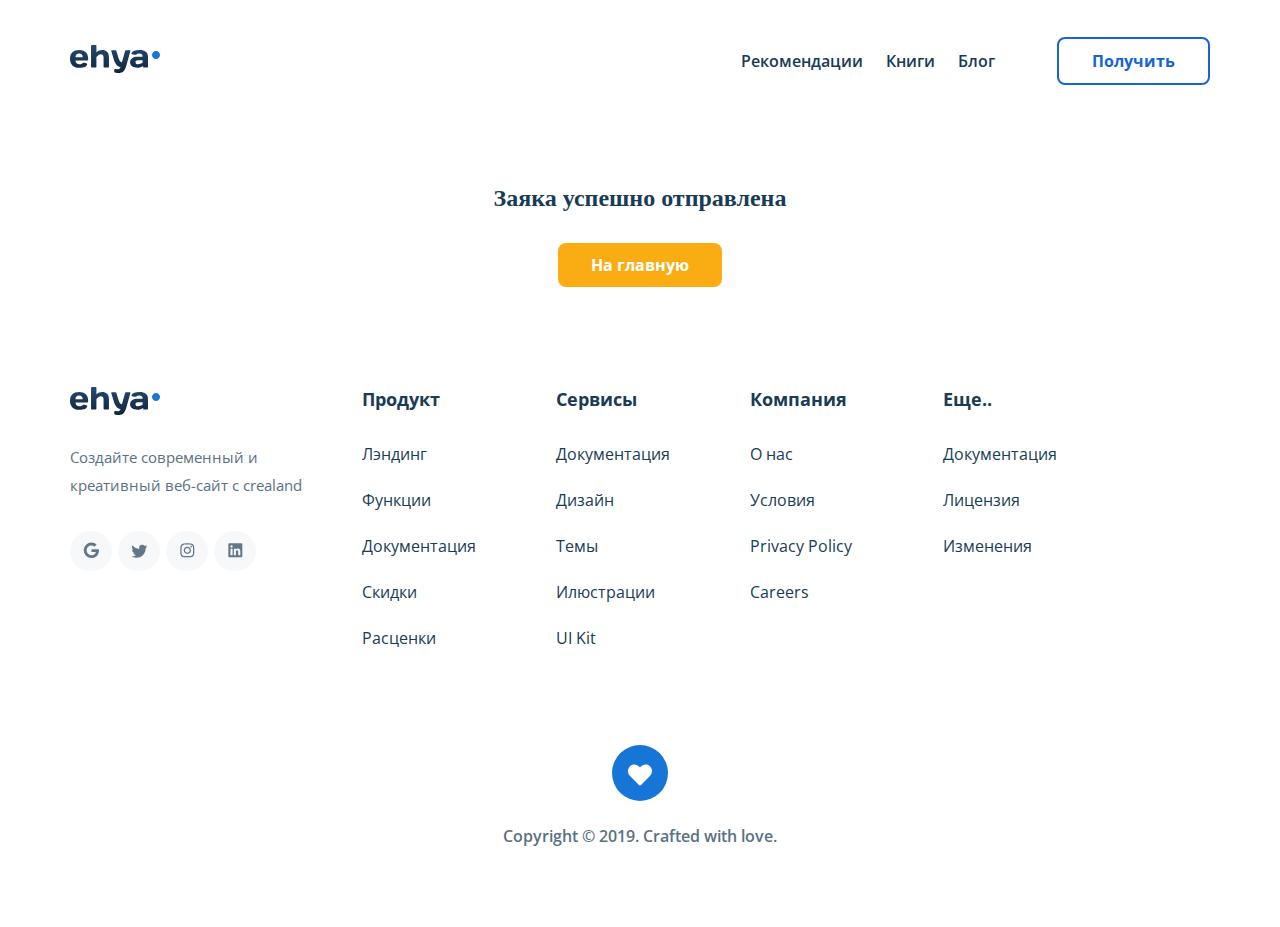
<file: message.html>
<!DOCTYPE html>
<html lang="ru">
  <head>
    <meta charset="UTF-8" />
    <meta http-equiv="X-UA-Compatible" content="IE=edge" />
    <meta name="viewport" content="width=device-width, initial-scale=1.0" />
    <title>Ehya</title>
    <link rel="shortcut icon" href="/favicon.ico" type="image/x-icon" />
    <link rel="icon" href="favicon.ico" type="image/x-icon" />
    <link rel="preconnect" href="https://fonts.gstatic.com" />
    <link
      href="https://fonts.googleapis.com/css2?family=Open+Sans:wght@400;600;700&family=Roboto+Condensed:wght@700&family=Roboto:wght@400;500&display=swap"
      rel="stylesheet"
    />
    <link rel="stylesheet" href="./assets/css/jquery.fancybox.min.css" />
    <link rel="stylesheet" href="./assets/css/aos.css" />
    <link rel="stylesheet" href="./assets/css/style.css" />
    <script src="./assets/js/jquery-3.6.0.min.js" defer></script>
    <script src="./assets/js/swiper-bundle.min.js" defer></script>
    <script src="./assets/js/jquery.fancybox.min.js" defer></script>
    <script src="./assets/js/jquery.validate.min.js" defer></script>
    <script src="./assets/js/jquery.maskedinput.min.js" defer></script>
    <script src="./assets/js/main.js" defer></script>
  </head>
  <body>
    <header class="header header--mobile-fixed">
      <div class="container header__container">
        <a href="https://vvs-it.ru/ehya/" class="logo logo--link">
          <img src="./assets/images/svg/logo.svg" alt="Логотип" />
        </a>
        <div class="navigation">
          <nav class="nav">
            <ul class="nav-list">
              <li class="nav-list__item">
                <a href="" class="nav-list__link">Рекомендации</a>
              </li>
              <li class="nav-list__item">
                <a href="" class="nav-list__link">Книги</a>
              </li>
              <li class="nav-list__item">
                <a href="" class="nav-list__link">Блог</a>
              </li>
              <li class="nav-list__item nav-list__item--desktop-hidden">
                <button
                  class="button header__btn header__btn--mobile-visible"
                  data-toggle="modal"
                  data-href="#request-modal"
                >
                  Получить
                </button>
              </li>
            </ul>
          </nav>
          <!-- /.nav -->
          <button
            class="button header__btn"
            data-toggle="modal"
            data-href="#request-modal"
          >
            Получить
          </button>
        </div>
        <!-- /.navigation -->
        <button class="menu-burger">
          <span class="menu-burger__line"></span>
          <span class="menu-burger__line"></span>
          <span class="menu-burger__line"></span>
        </button>
      </div>
      <!-- /.container -->
    </header>
    <!-- /.header -->
    <section class="back">
      <div class="container back__container">
        <h2 class="back__title">Заяка успешно отправлена</h2>
        <a href="https://vvs-it.ru/ehya/" class="back__link">На главную</a>
      </div>
      <!-- /.container back__container -->
    </section>
    <!-- /.back -->
    <footer class="footer">
      <div class="container footer__container">
        <div class="footer-info">
          <a
            href="https://vvs-it.ru/ehya/"
            class="footer-info__logo footer-info__logo--link"
          >
            <img src="./assets/images/svg/logo.svg" alt="Логотип" />
          </a>
          <span class="footer-info__slogan"
            >Создайте современный и креативный веб-сайт с crealand</span
          >
          <div class="footer-social">
            <ul class="footer-social__list">
              <li class="footer-social__item">
                <a
                  href="https://www.google.com/intl/ru/gmail/about/"
                  class="footer-social__link"
                  aria-label="google"
                >
                  <svg class="footer-social__icon" width="16" height="17">
                    <path
                      d="M15.958 8.52c0-.5-.062-.874-.125-1.28H8.458v2.656h4.375c-.156 1.156-1.312 3.343-4.375 3.343-2.656 0-4.812-2.187-4.812-4.906 0-4.344 5.125-6.344 7.875-3.687l2.125-2.031A7.516 7.516 0 008.458.583a7.729 7.729 0 00-7.75 7.75 7.709 7.709 0 007.75 7.75c4.47 0 7.5-3.125 7.5-7.562z"
                    />
                  </svg>
                </a>
              </li>
              <li class="footer-social__item">
                <a
                  href="https://twitter.com/?lang=ru"
                  class="footer-social__link"
                  aria-label="twitter"
                >
                  <svg class="footer-social__icon" width="17" height="14">
                    <path
                      d="M14.677 4.083a6.95 6.95 0 001.625-1.687 6.15 6.15 0 01-1.875.5 3.206 3.206 0 001.438-1.813 6.93 6.93 0 01-2.063.813A3.282 3.282 0 0011.396.865a3.28 3.28 0 00-3.281 3.28c0 .25.03.5.093.75a9.52 9.52 0 01-6.78-3.437A3.192 3.192 0 00.99 3.115c0 1.124.562 2.124 1.468 2.718-.53-.031-1.062-.156-1.5-.406v.031a3.285 3.285 0 002.625 3.219c-.25.063-.562.125-.843.125-.22 0-.407-.031-.625-.063a3.266 3.266 0 003.062 2.282 6.597 6.597 0 01-4.062 1.406c-.282 0-.532-.031-.782-.063 1.438.938 3.157 1.47 5.032 1.47 6.03 0 9.312-4.97 9.312-9.313v-.438z"
                    />
                  </svg>
                </a>
              </li>
              <li class="footer-social__item">
                <a
                  href="https://www.instagram.com/?hl=ru"
                  class="footer-social__link"
                  aria-label="instagram"
                >
                  <svg class="footer-social__icon" width="15" height="15">
                    <path
                      d="M7.333 3.74c-2 0-3.593 1.624-3.593 3.593 0 2 1.593 3.594 3.593 3.594a3.594 3.594 0 003.594-3.594c0-1.969-1.625-3.594-3.594-3.594zm0 5.937A2.34 2.34 0 014.99 7.333c0-1.281 1.03-2.312 2.343-2.312a2.307 2.307 0 012.313 2.312c0 1.313-1.031 2.344-2.313 2.344zm4.563-6.063a.84.84 0 00-.844-.843.84.84 0 00-.844.844.84.84 0 00.844.843.84.84 0 00.844-.844zm2.375.844c-.063-1.125-.313-2.125-1.125-2.937C12.333.708 11.333.458 10.208.396c-1.156-.063-4.625-.063-5.78 0C3.301.458 2.332.708 1.49 1.52.677 2.333.427 3.333.365 4.458c-.063 1.156-.063 4.625 0 5.781.062 1.125.312 2.094 1.125 2.938.843.813 1.812 1.063 2.937 1.125 1.156.063 4.625.063 5.781 0 1.125-.063 2.125-.313 2.938-1.125.812-.844 1.062-1.813 1.125-2.938.062-1.156.062-4.625 0-5.78zm-1.5 7c-.219.625-.719 1.094-1.313 1.344-.937.375-3.125.281-4.125.281-1.03 0-3.218.094-4.125-.281a2.37 2.37 0 01-1.343-1.344c-.375-.906-.282-3.094-.282-4.125 0-1-.093-3.187.282-4.125a2.41 2.41 0 011.343-1.312c.907-.375 3.094-.281 4.125-.281 1 0 3.188-.094 4.125.28.594.22 1.063.72 1.313 1.313.375.938.281 3.125.281 4.125 0 1.031.094 3.219-.281 4.125z"
                    />
                  </svg>
                </a>
              </li>
              <li class="footer-social__item">
                <a
                  href="linkedin.com"
                  class="footer-social__link"
                  aria-label="linkedin"
                >
                  <svg class="footer-social__icon" width="15" height="15">
                    <path
                      d="M13.333.333H1.303c-.532 0-.97.469-.97 1.032v11.968c0 .563.438 1 .97 1h12.03c.532 0 1-.437 1-1V1.364c0-.562-.468-1.03-1-1.03zm-8.78 12H2.49V5.677h2.062v6.656zM3.52 4.74c-.688 0-1.219-.53-1.219-1.187a1.22 1.22 0 011.219-1.219c.656 0 1.187.563 1.187 1.219 0 .656-.53 1.187-1.187 1.187zm8.812 7.594H10.24v-3.25c0-.75 0-1.75-1.063-1.75-1.094 0-1.25.844-1.25 1.719v3.281H5.865V5.677h1.968v.906h.032c.28-.531.968-1.094 1.968-1.094 2.094 0 2.5 1.407 2.5 3.188v3.656z"
                    />
                  </svg>
                </a>
              </li>
            </ul>
          </div>
          <!-- /.footer-social -->
        </div>
        <!-- /.footer-info -->
        <div class="footer__product footer__list">
          <h3 class="footer__title">Продукт</h3>
          <ul class="footer__ul">
            <li class="footer__item">
              <a href="#!" class="footer__link">Лэндинг</a>
            </li>
            <li class="footer__item">
              <a href="#!" class="footer__link">Функции</a>
            </li>
            <li class="footer__item">
              <a href="#!" class="footer__link">Документация</a>
            </li>
            <li class="footer__item">
              <a href="#!" class="footer__link">Скидки</a>
            </li>
            <li class="footer__item">
              <a href="#!" class="footer__link">Расценки</a>
            </li>
          </ul>
        </div>
        <!-- /.footer__product footer__list -->
        <div class="footer__service footer__list">
          <h3 class="footer__title">Сервисы</h3>
          <ul class="footer__ul">
            <li class="footer__item">
              <a href="#!" class="footer__link">Документация</a>
            </li>
            <li class="footer__item">
              <a href="#!" class="footer__link">Дизайн</a>
            </li>
            <li class="footer__item">
              <a href="#!" class="footer__link">Темы</a>
            </li>
            <li class="footer__item">
              <a href="#!" class="footer__link">Илюстрации</a>
            </li>
            <li class="footer__item">
              <a href="#!" class="footer__link">UI Kit</a>
            </li>
          </ul>
        </div>
        <!-- /.footer__service footer__list -->
        <div class="footer__company footer__list">
          <h3 class="footer__title">Компания</h3>
          <ul class="footer__ul">
            <li class="footer__item">
              <a href="#!" class="footer__link">О нас</a>
            </li>
            <li class="footer__item">
              <a href="#!" class="footer__link">Условия</a>
            </li>
            <li class="footer__item">
              <a href="#!" class="footer__link">Privacy Policy</a>
            </li>
            <li class="footer__item">
              <a href="#!" class="footer__link">Careers</a>
            </li>
          </ul>
        </div>
        <!-- /.footer__company footer__list -->
        <div class="footer__more footer__list">
          <h3 class="footer__title">Еще..</h3>
          <ul class="footer__ul">
            <li class="footer__item">
              <a href="#!" class="footer__link">Документация</a>
            </li>
            <li class="footer__item">
              <a href="#!" class="footer__link">Лицензия</a>
            </li>
            <li class="footer__item">
              <a href="#!" class="footer__link">Изменения</a>
            </li>
          </ul>
        </div>
        <!-- /.footer__more footer__list -->
        <div class="footer-bottom">
          <img
            src="./assets/images/svg/footer-heart.svg"
            alt="Иконка: Сердечко"
            class="footer-bottom__img"
          />
          <span class="footer-bottom__text"
            >Copyright © 2019. Crafted with love.</span
          >
        </div>
        <!-- /.footer-bottom -->
      </div>
      <!-- /.container footer__container -->
    </footer>
    <!-- /.footer -->
    <div class="modal" id="request-modal">
      <div class="modal__overlay click-close"></div>
      <!-- /.modal__overlay -->
      <div class="modal__dialog">
        <a href="./send.php" class="modal__close click-close">
          <svg class="modal__icon" width="17" height="16">
            <path
              d="M10.414 8l6.243-6.23a1.034 1.034 0 000-1.466 1.04 1.04 0 00-1.468 0l-6.244 6.23L2.702.304a1.04 1.04 0 00-1.469 0 1.034 1.034 0 000 1.466L7.477 8l-6.244 6.23a1.037 1.037 0 101.469 1.466l6.243-6.23 6.244 6.23a1.037 1.037 0 001.468 0 1.034 1.034 0 000-1.466L10.414 8z"
            />
          </svg>
        </a>
        <h3 class="modal__title">Заказ обратного звонка</h3>
        <form action="send.php" class="form modal__form" method="POST">
          <input type="hidden" name="form" value="2" />
          <input
            type="text"
            class="input modal__input modal__input--mt-15"
            placeholder="Ваше ФИО*"
            required
            name="name"
            minlength="2"
          />
          <input
            type="tel"
            class="input modal__input modal__input--mt-15"
            placeholder="Номер телефона*"
            name="phone"
            required
          />
          <input
            type="email"
            class="input modal__input modal__input--mt-15"
            placeholder="Email*"
            required
            name="email"
          />
          <textarea
            class="message modal__message modal__message--mt-15"
            placeholder="Сообщение"
            name="message"
          ></textarea>
          <button class="button modal__button" type="submit">Отправить</button>
          <span class="modal__info">* Обязательные поля</span>
        </form>
      </div>
      <!-- /.modal__dialog -->
    </div>
    <!-- /.modal -->
  </body>
</html>
</file>
